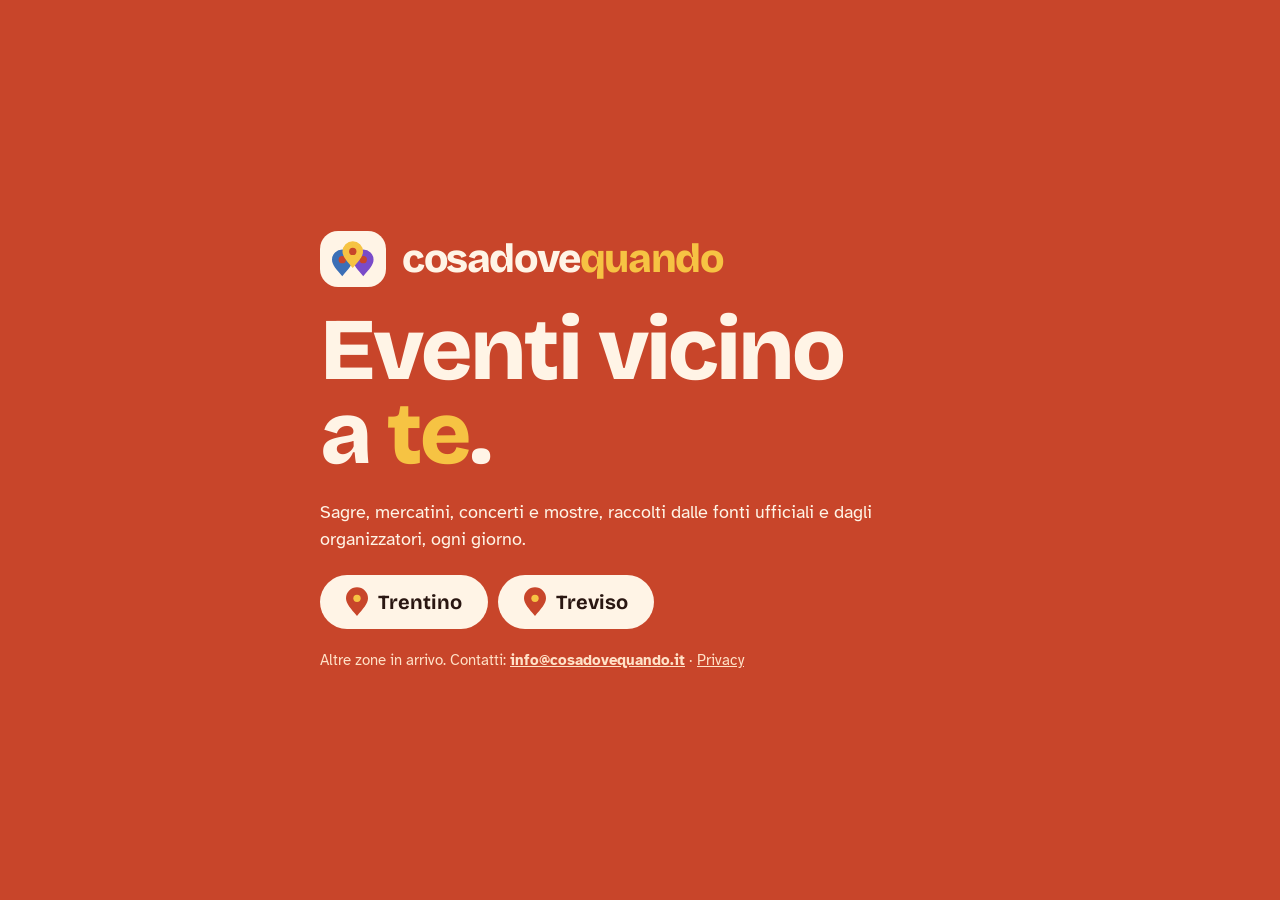
<file: index.html>
<!doctype html>
<html lang="it">
<head>
<meta charset="utf-8">
<meta name="viewport" content="width=device-width, initial-scale=1, viewport-fit=cover">
<title>CosaDoveQuando</title>
<meta name="description" content="CosaDoveQuando: sagre, mercatini, concerti e mostre vicino a te. Trentino e Treviso.">
<link rel="stylesheet" href="/fonts.css">
<style>
:root{--corallo:#C8452A;--crema:#FFF4E6;--giallo:#F6C343;--scuro:#2A1712;
  --display:'Bricolage Grotesque','Segoe UI',system-ui,sans-serif;--body:'Atkinson Hyperlegible','Segoe UI',system-ui,sans-serif}
*{box-sizing:border-box}
html,body{height:100%}
body{margin:0;background:var(--corallo);color:var(--crema);font-family:var(--body);display:flex;align-items:center;justify-content:center;
  padding:max(24px,env(safe-area-inset-top,0px)) max(20px,env(safe-area-inset-right,0px)) max(24px,env(safe-area-inset-bottom,0px)) max(20px,env(safe-area-inset-left,0px))}
main{max-width:640px;width:100%;display:flex;flex-direction:column;gap:22px;align-items:flex-start}
.eyebrow{font-family:var(--display);font-weight:700;font-size:14px;letter-spacing:.16em;text-transform:uppercase;color:#FFE1C7}
h1{font-family:var(--display);font-weight:800;font-size:clamp(44px,11vw,88px);line-height:.95;letter-spacing:-.03em;margin:0}
h1 span{color:var(--giallo)}
p{font-size:18px;line-height:1.5;margin:0;max-width:34em}
.zone{display:flex;flex-wrap:wrap;gap:10px}
a.btn{font-family:var(--display);font-weight:700;font-size:20px;background:var(--crema);color:var(--scuro);text-decoration:none;border-radius:999px;padding:12px 26px;display:inline-flex;align-items:center;gap:10px}
a.btn:focus-visible{outline:3px solid var(--giallo);outline-offset:3px}
.soon{font-size:15px;color:#FFE1C7}
.btn svg{width:22px;height:30px}
.brandrow{display:flex;align-items:center;gap:16px}
.wm{font-family:var(--display);font-weight:800;font-size:clamp(28px,6vw,40px);letter-spacing:-.035em;color:var(--crema)}
.wm span{color:var(--giallo)}
</style>
</head>
<body>
<main>
  <span class="brandrow"><svg class="logo" style="width:66px;height:56px;background:#FFF4E6;border-radius:18px;padding:10px 12px" viewBox="0 0 92 78" role="img" aria-label="Logo CosaDoveQuando">
<g transform="translate(0 18)"><path d="M18 47 C8 35 0 27 0 18 A18 18 0 1 1 36 18 C36 27 28 35 18 47 Z" fill="#3B6FB6" transform="scale(1.25)"/><circle cx="22.5" cy="22.5" r="8" fill="#C8452A"/></g>
<g transform="translate(46 18)"><path d="M18 47 C8 35 0 27 0 18 A18 18 0 1 1 36 18 C36 27 28 35 18 47 Z" fill="#7A4BC9" transform="scale(1.25)"/><circle cx="22.5" cy="22.5" r="8" fill="#C8452A"/></g>
<g transform="translate(23 0)"><path d="M18 47 C8 35 0 27 0 18 A18 18 0 1 1 36 18 C36 27 28 35 18 47 Z" fill="#F6C343" transform="scale(1.25)"/><circle cx="22.5" cy="22.5" r="8" fill="#C8452A"/></g>
</svg><span class="wm">cosadove<span>quando</span></span></span>
  <h1>Eventi vicino<br>a <span>te</span>.</h1>
  <p>Sagre, mercatini, concerti e mostre, raccolti dalle fonti ufficiali e dagli organizzatori, ogni giorno.</p>
  <div class="zone">
    <a class="btn" href="/trentino/"><svg viewBox="0 0 36 48" aria-hidden="true"><path d="M18 47 C8 35 0 27 0 18 A18 18 0 1 1 36 18 C36 27 28 35 18 47 Z" fill="#C8452A"/><circle cx="18" cy="18" r="6" fill="#F6C343"/></svg>Trentino</a>
    <a class="btn" href="/treviso/"><svg viewBox="0 0 36 48" aria-hidden="true"><path d="M18 47 C8 35 0 27 0 18 A18 18 0 1 1 36 18 C36 27 28 35 18 47 Z" fill="#C8452A"/><circle cx="18" cy="18" r="6" fill="#F6C343"/></svg>Treviso</a>
  </div>
  <span class="soon">Altre zone in arrivo. Contatti: <a href="mailto:info@cosadovequando.it" style="color:inherit;font-weight:700">info@cosadovequando.it</a> · <a href="/privacy/" style="color:inherit">Privacy</a></span>
</main>
<script src="/visita.js" defer></script>
</body>
</html>
</file>
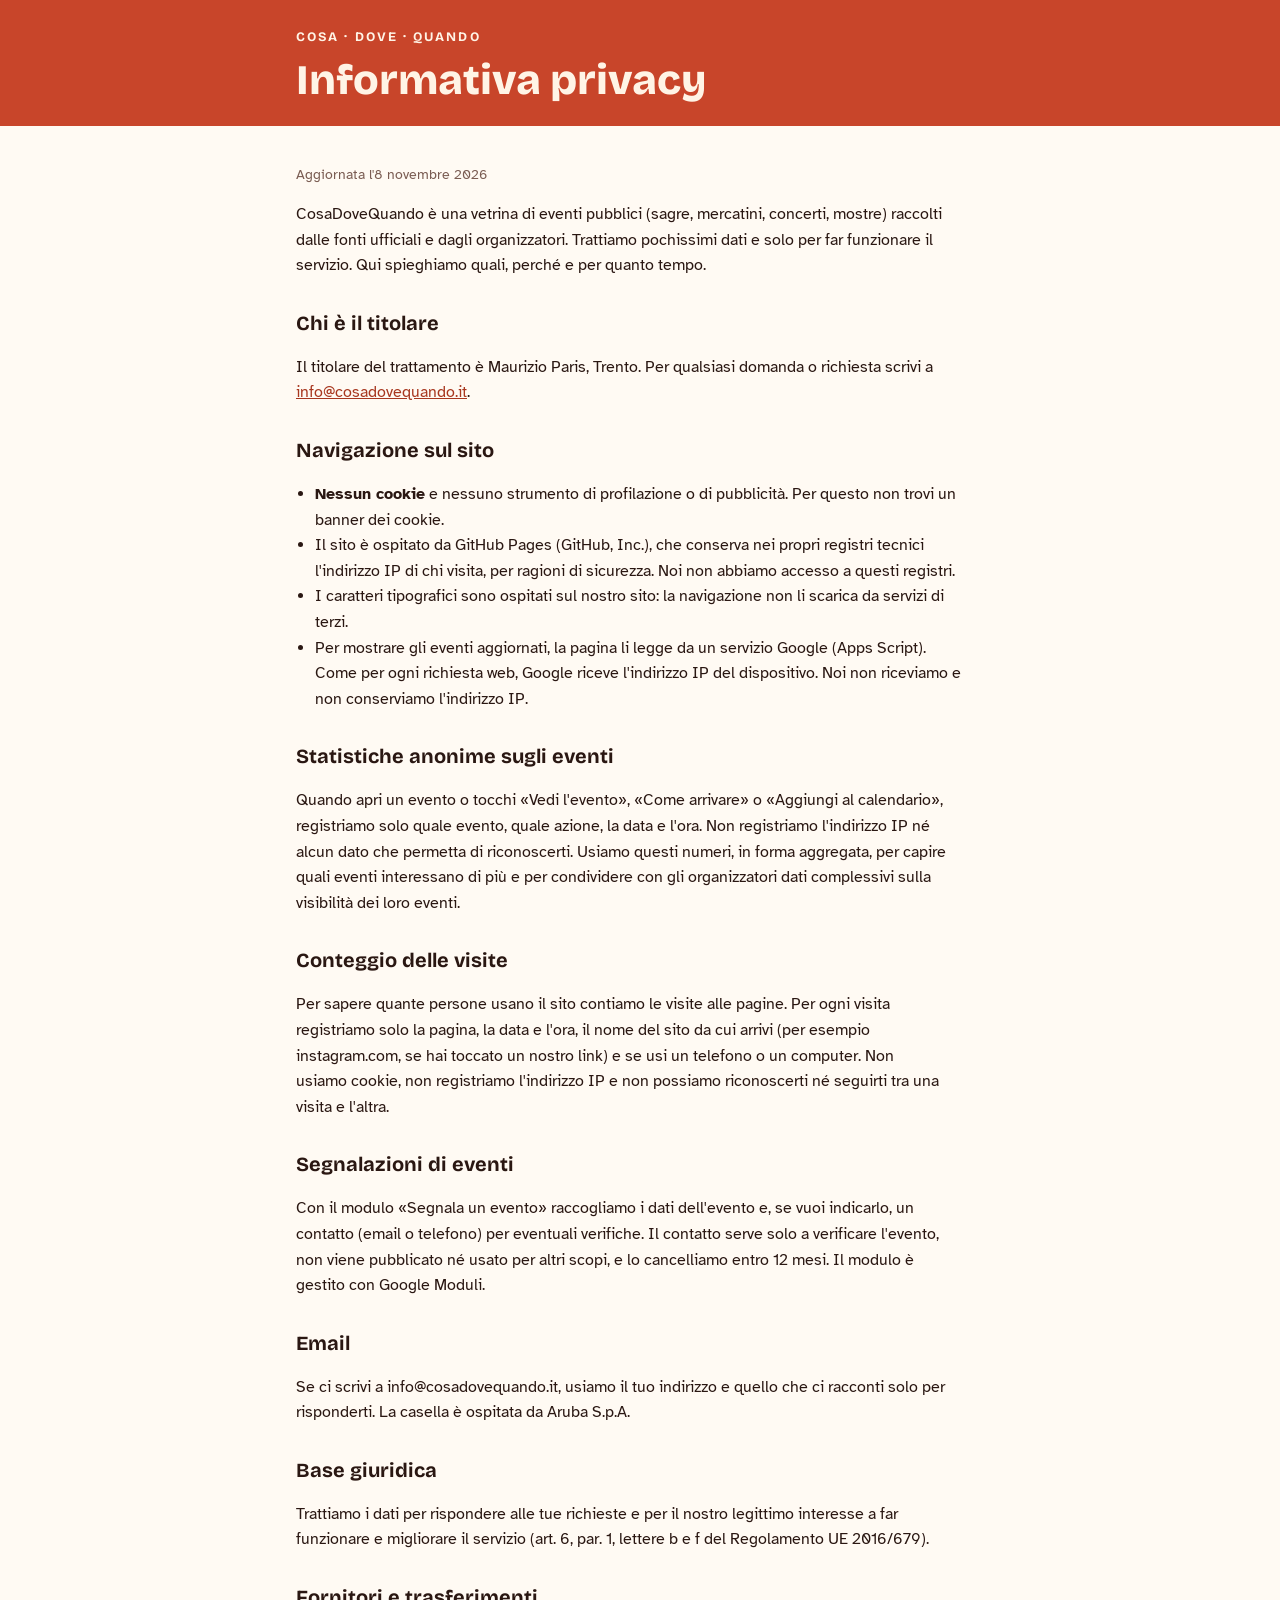
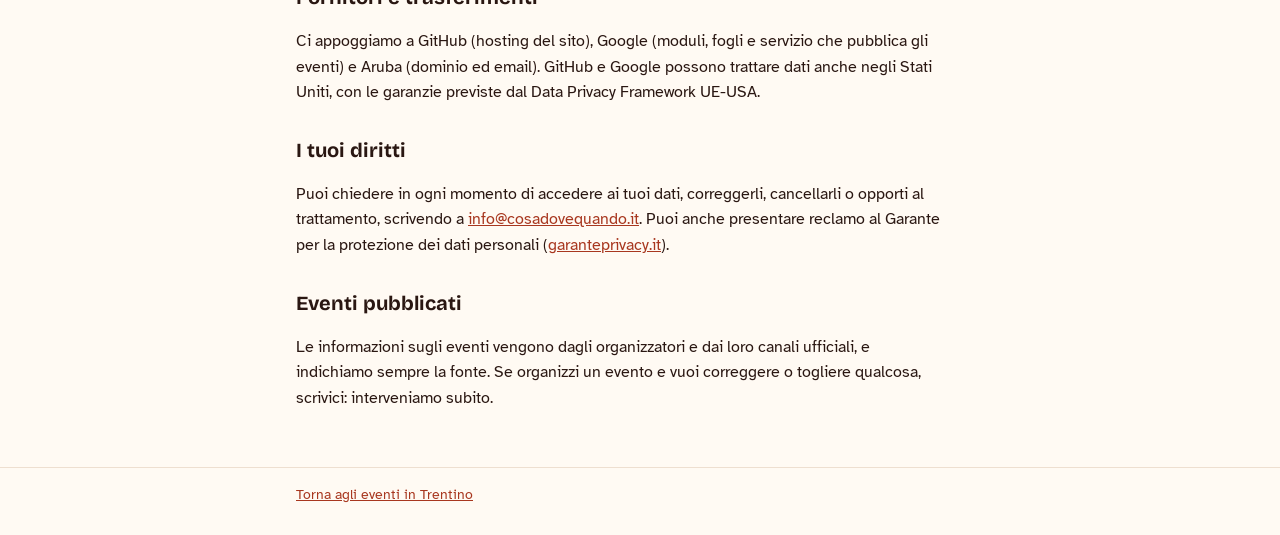
<file: privacy/index.html>
<!doctype html>
<html lang="it">
<head>
<meta charset="utf-8">
<meta name="viewport" content="width=device-width, initial-scale=1, viewport-fit=cover">
<title>Privacy · CosaDoveQuando</title>
<meta name="description" content="Informativa privacy di cosadovequando.it: quali dati trattiamo, perché e come esercitare i tuoi diritti.">
<link rel="stylesheet" href="/fonts.css">
<style>
:root{--corallo:#C8452A;--crema:#FFF4E6;--bg:#FFFAF3;--fg:#2A1712;--muted:#7A5C52;--line:#EEDFD0;--link:#A8371F;
  --display:'Bricolage Grotesque','Segoe UI',system-ui,sans-serif;--body:'Atkinson Hyperlegible','Segoe UI',system-ui,sans-serif}
@media (prefers-color-scheme: dark){:root{--bg:#1D1210;--fg:#FFF4E6;--muted:#C9AFA4;--line:#3D2A24;--link:#E07A60;color-scheme:dark}}
*{box-sizing:border-box}
body{margin:0;background:var(--bg);color:var(--fg);font-family:var(--body);font-size:16px;line-height:1.6}
header{background:var(--corallo);color:var(--crema)}
.wrap{max-width:720px;margin:0 auto;padding-left:max(16px,env(safe-area-inset-left,0px));padding-right:max(16px,env(safe-area-inset-right,0px))}
header .wrap{padding-block:24px}
header a{color:var(--crema);text-decoration:none;font-family:var(--display);font-weight:700;font-size:13px;letter-spacing:.16em;text-transform:uppercase}
h1{font-family:var(--display);font-weight:800;font-size:clamp(30px,6vw,42px);line-height:1.05;margin:8px 0 0}
main .wrap{padding-block:24px 40px}
h2{font-family:var(--display);font-weight:700;font-size:20px;margin:28px 0 6px}
p,li{max-width:65ch}
ul{padding-left:1.2em}
a{color:var(--link)}
.agg{color:var(--muted);font-size:14px}
footer{border-top:1px solid var(--line)}
footer .wrap{padding-block:16px 28px;font-size:14px;color:var(--muted)}
</style>
</head>
<body>
<header><div class="wrap">
  <a href="/">Cosa · Dove · Quando</a>
  <h1>Informativa privacy</h1>
</div></header>
<main><div class="wrap">
  <p class="agg">Aggiornata l'8 novembre 2026</p>
  <p>CosaDoveQuando è una vetrina di eventi pubblici (sagre, mercatini, concerti, mostre) raccolti dalle fonti ufficiali e dagli organizzatori. Trattiamo pochissimi dati e solo per far funzionare il servizio. Qui spieghiamo quali, perché e per quanto tempo.</p>

  <h2>Chi è il titolare</h2>
  <p>Il titolare del trattamento è Maurizio Paris, Trento. Per qualsiasi domanda o richiesta scrivi a <a href="mailto:info@cosadovequando.it">info@cosadovequando.it</a>.</p>

  <h2>Navigazione sul sito</h2>
  <ul>
    <li><strong>Nessun cookie</strong> e nessuno strumento di profilazione o di pubblicità. Per questo non trovi un banner dei cookie.</li>
    <li>Il sito è ospitato da GitHub Pages (GitHub, Inc.), che conserva nei propri registri tecnici l'indirizzo IP di chi visita, per ragioni di sicurezza. Noi non abbiamo accesso a questi registri.</li>
    <li>I caratteri tipografici sono ospitati sul nostro sito: la navigazione non li scarica da servizi di terzi.</li>
    <li>Per mostrare gli eventi aggiornati, la pagina li legge da un servizio Google (Apps Script). Come per ogni richiesta web, Google riceve l'indirizzo IP del dispositivo. Noi non riceviamo e non conserviamo l'indirizzo IP.</li>
  </ul>

  <h2>Statistiche anonime sugli eventi</h2>
  <p>Quando apri un evento o tocchi «Vedi l'evento», «Come arrivare» o «Aggiungi al calendario», registriamo solo quale evento, quale azione, la data e l'ora. Non registriamo l'indirizzo IP né alcun dato che permetta di riconoscerti. Usiamo questi numeri, in forma aggregata, per capire quali eventi interessano di più e per condividere con gli organizzatori dati complessivi sulla visibilità dei loro eventi.</p>

  <h2>Conteggio delle visite</h2>
  <p>Per sapere quante persone usano il sito contiamo le visite alle pagine. Per ogni visita registriamo solo la pagina, la data e l'ora, il nome del sito da cui arrivi (per esempio instagram.com, se hai toccato un nostro link) e se usi un telefono o un computer. Non usiamo cookie, non registriamo l'indirizzo IP e non possiamo riconoscerti né seguirti tra una visita e l'altra.</p>

  <h2>Segnalazioni di eventi</h2>
  <p>Con il modulo «Segnala un evento» raccogliamo i dati dell'evento e, se vuoi indicarlo, un contatto (email o telefono) per eventuali verifiche. Il contatto serve solo a verificare l'evento, non viene pubblicato né usato per altri scopi, e lo cancelliamo entro 12 mesi. Il modulo è gestito con Google Moduli.</p>

  <h2>Email</h2>
  <p>Se ci scrivi a info@cosadovequando.it, usiamo il tuo indirizzo e quello che ci racconti solo per risponderti. La casella è ospitata da Aruba S.p.A.</p>

  <h2>Base giuridica</h2>
  <p>Trattiamo i dati per rispondere alle tue richieste e per il nostro legittimo interesse a far funzionare e migliorare il servizio (art. 6, par. 1, lettere b e f del Regolamento UE 2016/679).</p>

  <h2>Fornitori e trasferimenti</h2>
  <p>Ci appoggiamo a GitHub (hosting del sito), Google (moduli, fogli e servizio che pubblica gli eventi) e Aruba (dominio ed email). GitHub e Google possono trattare dati anche negli Stati Uniti, con le garanzie previste dal Data Privacy Framework UE-USA.</p>

  <h2>I tuoi diritti</h2>
  <p>Puoi chiedere in ogni momento di accedere ai tuoi dati, correggerli, cancellarli o opporti al trattamento, scrivendo a <a href="mailto:info@cosadovequando.it">info@cosadovequando.it</a>. Puoi anche presentare reclamo al Garante per la protezione dei dati personali (<a href="https://www.garanteprivacy.it" target="_blank" rel="noopener">garanteprivacy.it</a>).</p>

  <h2>Eventi pubblicati</h2>
  <p>Le informazioni sugli eventi vengono dagli organizzatori e dai loro canali ufficiali, e indichiamo sempre la fonte. Se organizzi un evento e vuoi correggere o togliere qualcosa, scrivici: interveniamo subito.</p>
</div></main>
<footer><div class="wrap"><a href="/trentino/">Torna agli eventi in Trentino</a></div></footer>
</body>
</html>
</file>
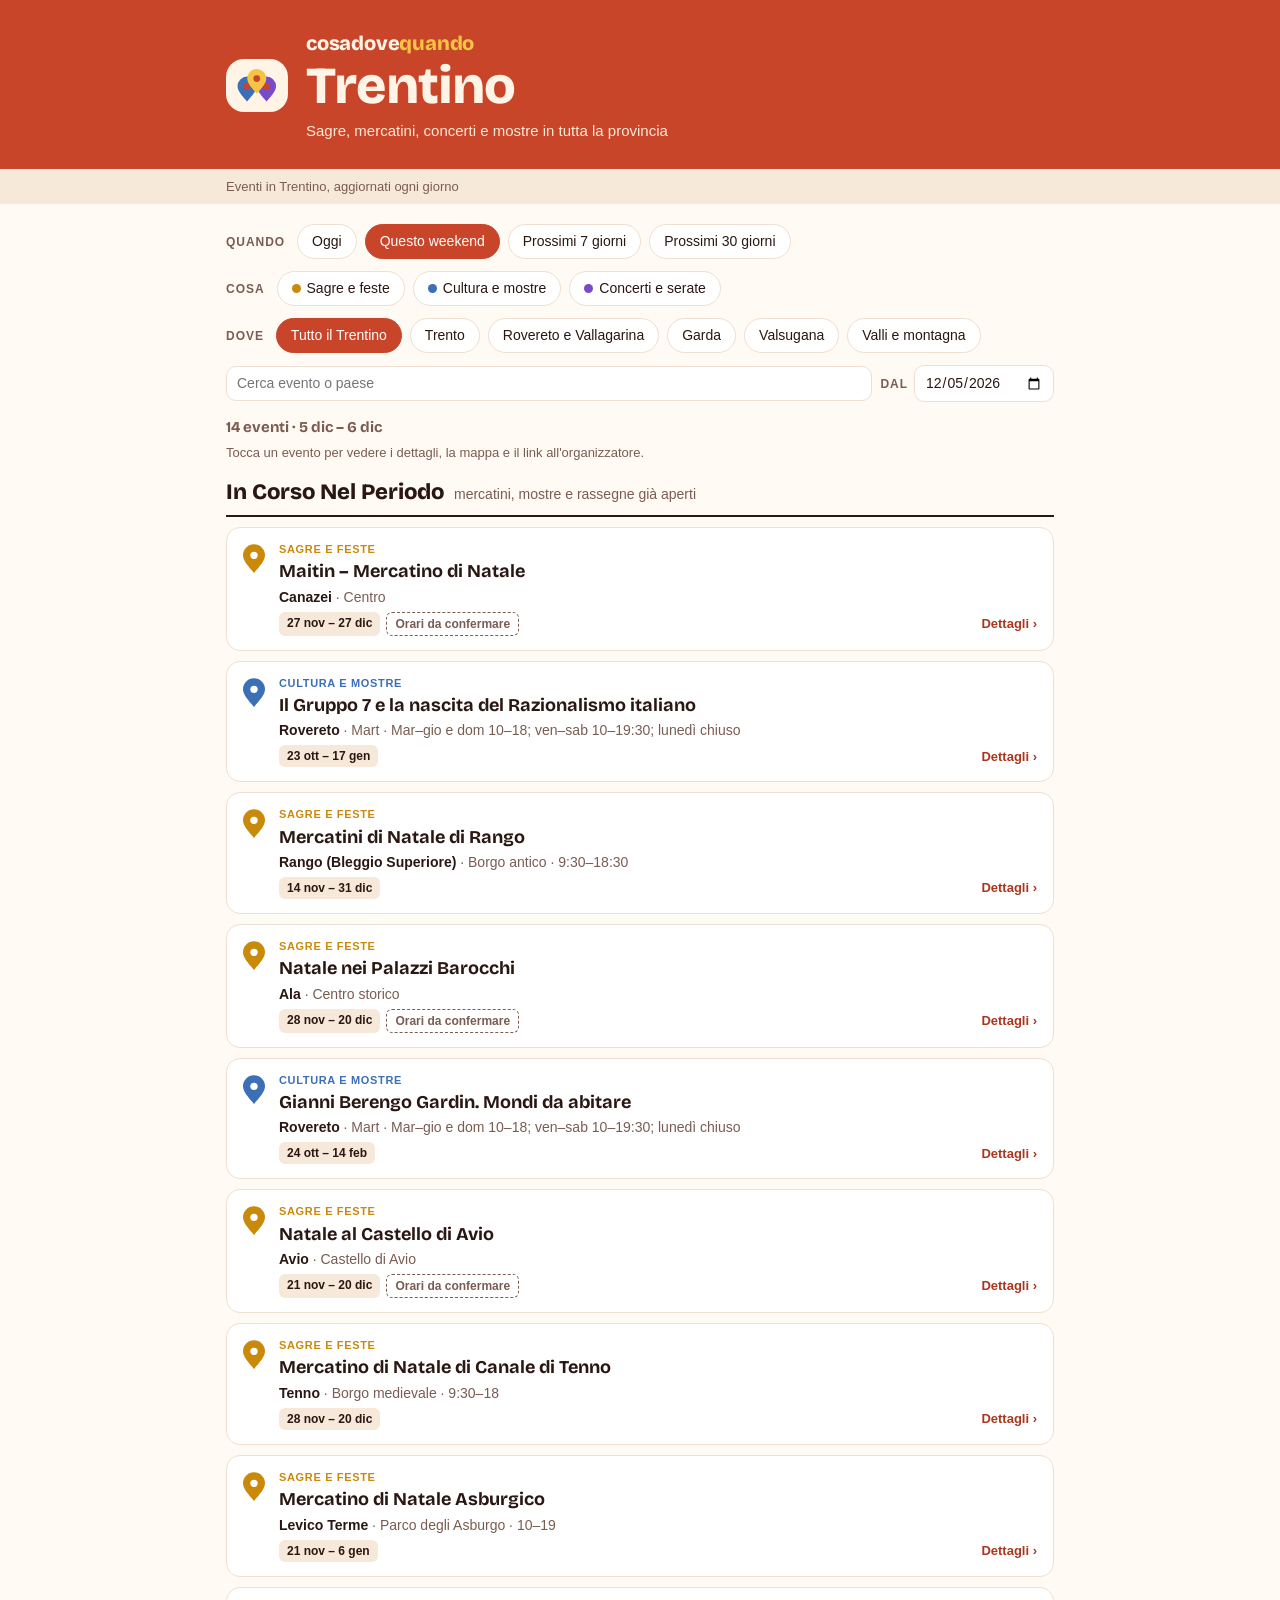
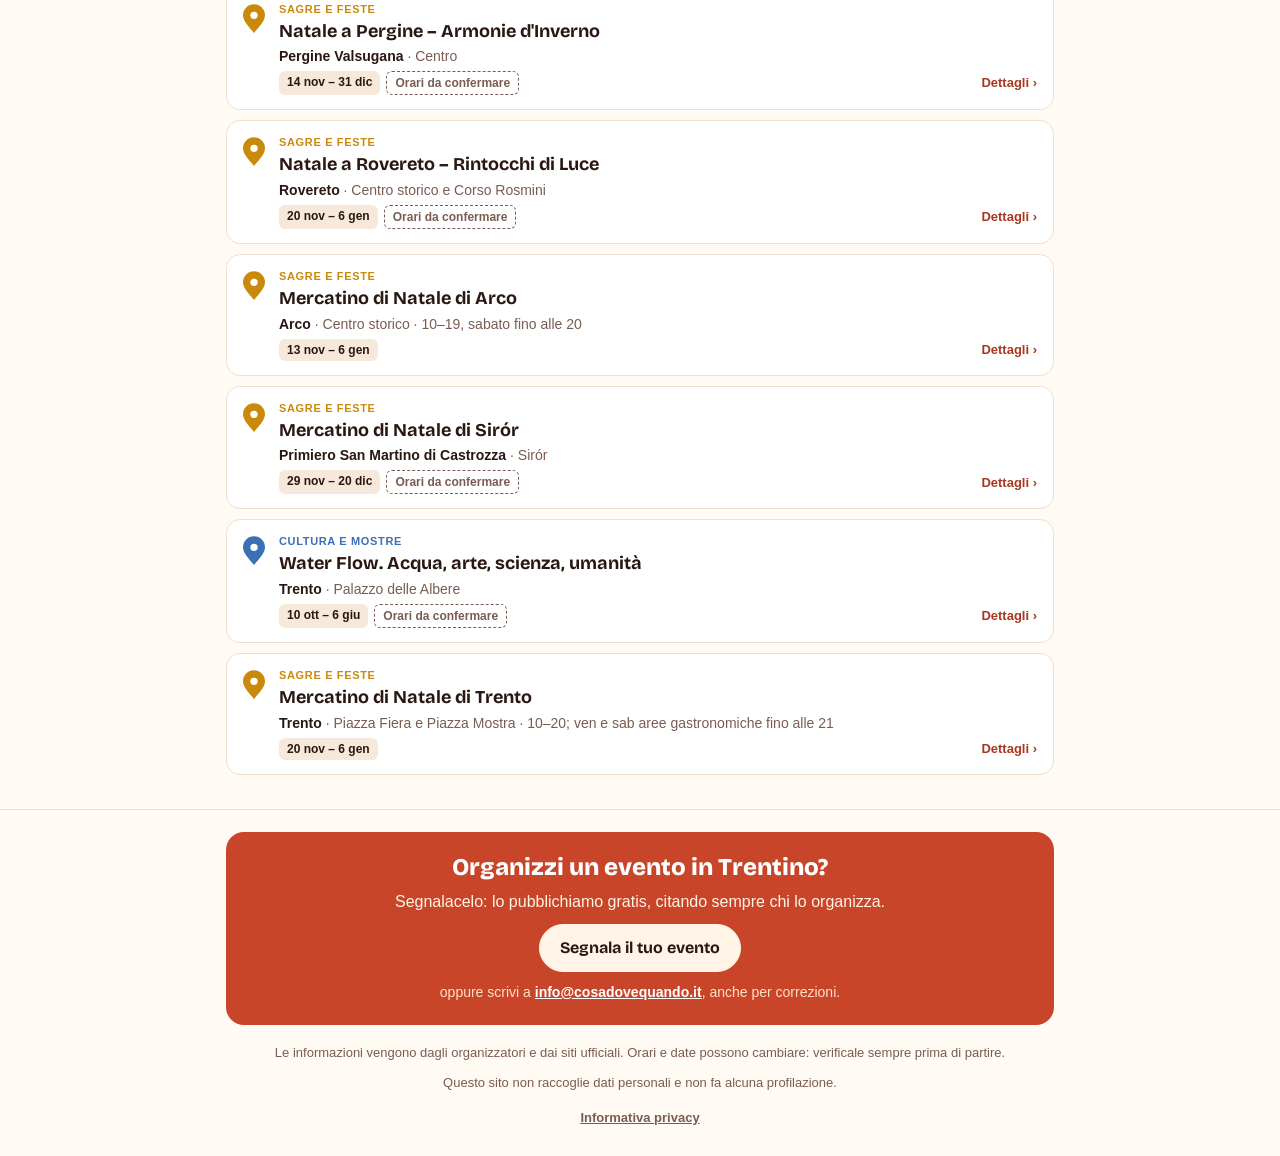
<file: trentino/index.html>
<!doctype html>
<html lang="it">
<head>
<meta charset="utf-8">
<meta name="viewport" content="width=device-width, initial-scale=1, viewport-fit=cover">
<style>:root{padding-top:env(safe-area-inset-top,0px);padding-bottom:env(safe-area-inset-bottom,0px)}body{margin:0}img{max-width:100%}[hidden]{display:none!important}</style>
<meta name="description" content="Sagre, mercatini, concerti e mostre in Trentino: cosa fare oggi e nel weekend, aggiornato ogni giorno.">
</head>
<body>
<title>CosaDoveQuando Trentino</title>
<meta name="claude:viewport-fit-sides" content="cover">
<link rel="stylesheet" href="/fonts.css">
<style>
/* Layout: banda corallo in testa con il marchio, poi una colonna unica di giorni (agenda), filtri a pillole che vanno a capo */
:root{
  --corallo:#C8452A; --corallo-scuro:#A8371F; --crema:#FFF4E6; --giallo:#F6C343; --scuro:#2A1712;
  --bg:#FFFAF3; --card:#FFFFFF; --fg:#2A1712; --muted:#7A5C52; --line:#EEDFD0; --chip:#F7E9DA;
  --sagre:#C98A0C; --cultura:#3B6FB6; --concerti:#7A4BC9; --natura:#3E8A6E; --benessere:#12707A; --corsi:#B23A72;
  --display:'Bricolage Grotesque', 'Segoe UI', system-ui, sans-serif;
  /* testo: carattere di sistema (San Francisco su iPhone, Roboto su Android): più leggibile sul telefono e senza lo zero barrato */
  --body:-apple-system, BlinkMacSystemFont, 'Segoe UI', Roboto, 'Helvetica Neue', Arial, sans-serif;
}
@media (prefers-color-scheme: dark){:root:not([data-theme="light"]){
  --bg:#1D1210; --card:#2A1B17; --fg:#FFF4E6; --muted:#C9AFA4; --line:#3D2A24; --chip:#3A2721;
  --sagre:#F0B53A; --cultura:#7FA6E0; --concerti:#B394EA; --natura:#6FC2A0; --benessere:#5FB8C0; --corsi:#E68BB5; --corallo-scuro:#E07A60; color-scheme:dark}}
:root[data-theme="dark"]{
  --bg:#1D1210; --card:#2A1B17; --fg:#FFF4E6; --muted:#C9AFA4; --line:#3D2A24; --chip:#3A2721;
  --sagre:#F0B53A; --cultura:#7FA6E0; --concerti:#B394EA; --natura:#6FC2A0; --benessere:#5FB8C0; --corsi:#E68BB5; --corallo-scuro:#E07A60; color-scheme:dark}
*{box-sizing:border-box}
body{background:var(--bg);color:var(--fg);font-family:var(--body);font-size:16px;line-height:1.5}
.wrap{max-width:860px;margin:0 auto;padding-left:max(16px, env(safe-area-inset-left, 0px));padding-right:max(16px, env(safe-area-inset-right, 0px))}
header.band{background:var(--corallo);color:var(--crema)}
header .wrap{padding-block:28px 26px;display:flex;align-items:center;gap:18px;flex-wrap:wrap}
.logo{width:62px;height:53px;flex:none;background:#FFF4E6;border-radius:18px;padding:10px 11px}
.brand{display:flex;flex-direction:column;gap:2px;min-width:0}
.eyebrow{font-family:var(--display);font-weight:700;font-size:13px;letter-spacing:.16em;text-transform:uppercase;color:#FFE1C7}
h1{font-family:var(--display);font-weight:800;font-size:clamp(34px,7vw,52px);line-height:1;margin:0;letter-spacing:-.02em;text-wrap:balance}
.tag{margin:6px 0 0;font-size:15px;color:#FFE9D6}
.note{background:var(--chip);color:var(--muted);font-size:13px}
.note .wrap{padding-block:8px}
.controls{display:flex;flex-direction:column;gap:12px;padding-block:20px 8px}
.row{display:flex;flex-wrap:wrap;gap:8px;align-items:center}
.lbl{font-size:12px;font-weight:700;letter-spacing:.08em;text-transform:uppercase;color:var(--muted);margin-right:4px}
.pill{font:inherit;font-size:14px;border:1.5px solid var(--line);background:var(--card);color:var(--fg);border-radius:999px;padding:6px 14px;cursor:pointer;display:inline-flex;align-items:center;gap:6px}
.pill[aria-pressed="true"]{background:var(--corallo);border-color:var(--corallo);color:#fff}
.pill:focus-visible,input:focus-visible{outline:3px solid var(--giallo);outline-offset:2px}
.dot{width:9px;height:9px;border-radius:50%;flex:none}
input[type=date],input[type=search]{font:inherit;font-size:14px;border:1.5px solid var(--line);background:var(--card);color:var(--fg);border-radius:10px;padding:6px 10px}
input[type=search]{flex:1;min-width:0}
.summary{font-family:var(--display);font-weight:700;font-size:15px;color:var(--muted);padding-block:6px 4px}
section.day{padding-block:14px 6px}
.dayhead{display:flex;align-items:baseline;gap:10px;border-bottom:2px solid var(--fg);padding-bottom:6px;margin-bottom:10px}
.dayhead h2{font-family:var(--display);font-weight:800;font-size:22px;margin:0;text-transform:capitalize}
.dayhead span{color:var(--muted);font-size:14px}
.list{display:flex;flex-direction:column;gap:10px}
.ev{background:var(--card);border:1px solid var(--line);border-radius:14px;padding:14px 16px;display:grid;grid-template-columns:auto 1fr;gap:4px 14px}
.pin{grid-row:1 / span 4;width:22px;height:30px;margin-top:2px}
.ev.has-img{grid-template-columns:auto 1fr 72px}
.thumb{grid-column:3;grid-row:1 / span 4;width:72px;height:96px;object-fit:cover;border-radius:8px;border:1px solid var(--line);align-self:start}
.loc{display:block;max-width:100%;width:420px;height:auto;border-radius:10px;border:1px solid var(--line)}
.badge.sg{background:var(--benessere);color:#fff}
.ev .cat{font-size:11px;font-weight:700;letter-spacing:.06em;text-transform:uppercase;line-height:1.2;margin-top:1px}
.ev h3{font-family:var(--display);font-weight:700;font-size:18px;line-height:1.25;margin:0;min-width:0;text-wrap:balance}
.meta{color:var(--muted);font-size:14px;min-width:0}
.meta b{color:var(--fg);font-weight:700}
.badges{display:flex;flex-wrap:wrap;gap:6px}
.badge{font-size:12px;font-weight:700;border-radius:6px;padding:2px 8px;background:var(--chip);color:var(--fg)}
.badge.apre{background:var(--giallo);color:var(--scuro)}
.badge.ultimi{background:var(--corallo);color:#fff}
.badge.conf{background:transparent;border:1px dashed var(--muted);color:var(--muted)}
.extra{grid-column:2;font-size:14px;min-width:0}
.ev{cursor:pointer;text-align:left}
.ev:focus-visible{outline:3px solid var(--giallo);outline-offset:2px}
.ev[aria-expanded="true"]{border-color:var(--corallo);box-shadow:0 2px 0 var(--corallo)}
.more{margin-left:auto;font-size:13px;font-weight:700;color:var(--corallo-scuro);align-self:center}
.more::after{content:" ›"}
.ev[aria-expanded="true"] .more::after{content:" ˅"}
.det{grid-column:1 / -1;border-top:1px dashed var(--line);margin-top:8px;padding-top:12px;display:flex;flex-direction:column;gap:12px;cursor:auto}
.det dl{display:grid;grid-template-columns:max-content 1fr;gap:4px 14px;margin:0;font-size:15px}
.det dt{font-size:12px;font-weight:700;letter-spacing:.06em;text-transform:uppercase;color:var(--muted);padding-top:2px}
.det dd{margin:0;min-width:0}
.acts{display:flex;flex-wrap:wrap;gap:8px}
.act{font-family:var(--display);font-weight:700;font-size:15px;text-decoration:none;border-radius:999px;padding:9px 16px;border:1.5px solid var(--line);color:var(--fg);background:var(--bg)}
.act.primary{background:var(--corallo);border-color:var(--corallo);color:#fff}
.act:focus-visible{outline:3px solid var(--giallo);outline-offset:2px}
.warn{margin:0;font-size:13px;color:var(--muted)}
.hint{font-size:13px;color:var(--muted)}
@media (max-width:480px){.det dl{grid-template-columns:1fr}.det dt{padding-top:6px}.act{flex:1 1 auto;text-align:center}}
.extra a{color:var(--corallo-scuro)}
.empty{padding:40px 0;text-align:center;color:var(--muted)}
footer{margin-top:28px;border-top:1px solid var(--line)}
footer .wrap{padding-block:22px 28px;font-size:13px;color:var(--muted);display:flex;flex-direction:column;gap:10px}
footer .org{background:var(--corallo);color:#fff;border-radius:18px;padding:22px 20px;display:flex;flex-direction:column;align-items:center;text-align:center;gap:10px;margin-bottom:8px}
footer .org h2{font-family:var(--display);font-weight:800;font-size:24px;line-height:1.1;margin:0;color:#fff}
footer .org p{margin:0;font-size:16px;color:#FFF4E6}
footer .org .act.primary{background:#FFF4E6;border-color:#FFF4E6;color:var(--scuro);font-size:16px;padding:11px 20px}
footer .org .small{font-size:14px;color:#FFE1C7}
footer .org .small a{color:#fff;font-weight:700}
footer .fine{margin:0;text-align:center}
footer .priv{margin:6px 0 0;text-align:center}
footer .priv a{color:var(--muted);font-weight:700}
@media (max-width:480px){.ev h3{font-size:17px}.dayhead h2{font-size:20px}}
@media (prefers-reduced-motion:no-preference){.ev{transition:transform .15s}.ev:hover{transform:translateY(-1px)}}
/* Telefono: testata compatta e filtri su una riga scorrevole, così gli eventi si vedono subito */
@media (max-width:600px){
  header .wrap{padding-block:12px 12px;gap:12px;flex-wrap:nowrap}
  .logo{width:44px;height:38px;border-radius:12px;padding:6px 7px}
  .brand{flex-direction:row;align-items:baseline;gap:8px;flex-wrap:wrap}
  .brand .eyebrow{font-size:16px!important}
  h1{font-size:26px}
  .tag{display:none}
  .note .wrap{padding-block:5px;font-size:12px}
  .controls{gap:8px;padding-block:12px 4px}
  .row.scroll{flex-wrap:nowrap;overflow-x:auto;scrollbar-width:none;-webkit-overflow-scrolling:touch;margin-inline:-16px;padding-inline:16px;padding-block:2px}
  .row.scroll::-webkit-scrollbar{display:none}
  .row.scroll .pill{flex:none;font-size:15px;padding:7px 14px}
  .row.scroll .lbl{flex:none;min-width:52px}
  .searchrow{flex-wrap:nowrap}
  .searchrow input[type=date]{flex:none;width:9.5em}
  .hint{display:none}
}

/* Sul telefono tre tendine affiancate al posto delle pillole */
.selects{display:none}
@media (max-width:600px){
  .row.scroll{display:none}
  .selects{display:grid;grid-template-columns:1fr 1fr 1fr;gap:8px}
  .selects label{display:flex;flex-direction:column;gap:3px;min-width:0}
  .selects .lbl{font-size:11px;margin:0}
  .selects select{font:inherit;font-size:15px;font-weight:600;width:100%;min-width:0;appearance:none;-webkit-appearance:none;
    border:1.5px solid var(--line);background:var(--card) url("data:image/svg+xml,%3Csvg xmlns='http://www.w3.org/2000/svg' width='12' height='8' viewBox='0 0 12 8'%3E%3Cpath d='M1 1l5 5 5-5' fill='none' stroke='%23C8452A' stroke-width='2'/%3E%3C/svg%3E") no-repeat right 10px center;
    color:var(--fg);border-radius:12px;padding:9px 28px 9px 10px;text-overflow:ellipsis;white-space:nowrap;overflow:hidden}
  .selects select.on{border-color:var(--corallo);background-color:#FBE3DA}
  .selects select:focus-visible{outline:3px solid var(--giallo);outline-offset:2px}
}
</style>

<header class="band">
  <div class="wrap">
    <svg class="logo" viewBox="0 0 92 78" role="img" aria-label="Logo CosaDoveQuando">
<g transform="translate(0 18)"><path d="M18 47 C8 35 0 27 0 18 A18 18 0 1 1 36 18 C36 27 28 35 18 47 Z" fill="#3B6FB6" transform="scale(1.25)"/><circle cx="22.5" cy="22.5" r="8" fill="#C8452A"/></g>
<g transform="translate(46 18)"><path d="M18 47 C8 35 0 27 0 18 A18 18 0 1 1 36 18 C36 27 28 35 18 47 Z" fill="#7A4BC9" transform="scale(1.25)"/><circle cx="22.5" cy="22.5" r="8" fill="#C8452A"/></g>
<g transform="translate(23 0)"><path d="M18 47 C8 35 0 27 0 18 A18 18 0 1 1 36 18 C36 27 28 35 18 47 Z" fill="#F6C343" transform="scale(1.25)"/><circle cx="22.5" cy="22.5" r="8" fill="#C8452A"/></g>
</svg>
    <div class="brand">
      <a class="eyebrow" href="/" style="text-decoration:none;text-transform:none;letter-spacing:-.01em;font-size:20px;font-weight:800;color:#FFF4E6">cosadove<span style="color:#F6C343">quando</span></a>
      <h1>Trentino</h1>
      <p class="tag">Sagre, mercatini, concerti e mostre in tutta la provincia</p>
    </div>
  </div>
</header>
<div class="note"><div class="wrap">Eventi in Trentino, aggiornati ogni giorno</div></div>

<main class="wrap">
  <div class="controls">
    <div class="row scroll" role="group" aria-label="Periodo">
      <span class="lbl">Quando</span>
      <button class="pill" data-win="oggi" aria-pressed="false" id="w-oggi">Oggi</button>
      <button class="pill" data-win="weekend" aria-pressed="true" id="w-weekend">Questo weekend</button>
      <button class="pill" data-win="7" aria-pressed="false" id="w-7">Prossimi 7 giorni</button>
      <button class="pill" data-win="30" aria-pressed="false" id="w-30">Prossimi 30 giorni</button>
    </div>
    <div class="row scroll" role="group" aria-label="Categoria" id="cats"><span class="lbl">Cosa</span></div>
    <div class="row scroll" role="group" aria-label="Zona" id="zone"><span class="lbl">Dove</span></div>
    <div class="selects">
      <label><span class="lbl">Quando</span><select id="s-win" aria-label="Periodo">
        <option value="dal" hidden>Dal giorno scelto</option><option value="oggi">Oggi</option><option value="weekend" selected>Weekend</option><option value="7">7 giorni</option><option value="30">30 giorni</option></select></label>
      <label><span class="lbl">Cosa</span><select id="s-cat" aria-label="Categoria"><option value="">Tutte</option></select></label>
      <label><span class="lbl">Dove</span><select id="s-zona" aria-label="Zona"><option value="0">Ovunque</option></select></label>
    </div>
    <div class="row searchrow"><input type="search" id="q" placeholder="Cerca evento o paese" aria-label="Cerca"><label class="row" style="gap:6px;flex-wrap:nowrap"><span class="lbl" style="margin:0">dal</span><input type="date" id="dal" aria-label="A partire dal giorno"></label></div>
  </div>
  <div class="summary" id="summary" aria-live="polite"></div>
  <div class="hint">Tocca un evento per vedere i dettagli, la mappa e il link all'organizzatore.</div>
  <div id="out"></div>
</main>

<footer><div class="wrap">
  <section class="org" aria-labelledby="org-t">
    <h2 id="org-t">Organizzi un evento in Trentino?</h2>
    <p>Segnalacelo: lo pubblichiamo gratis, citando sempre chi lo organizza.</p>
    <a class="act primary" href="mailto:info@cosadovequando.it?subject=Segnalazione%20evento">Segnala il tuo evento</a>
    <p class="small">oppure scrivi a <a href="mailto:info@cosadovequando.it">info@cosadovequando.it</a>, anche per correzioni.</p>
  </section>
  <p class="fine">Le informazioni vengono dagli organizzatori e dai siti ufficiali. Orari e date possono cambiare: verificale sempre prima di partire.</p>
  <p class="fine">Questo sito non raccoglie dati personali e non fa alcuna profilazione.</p>
  <p class="priv"><a href="/privacy/">Informativa privacy</a></p>
</div></footer>

<script>
const CAT = {
  sagre:{nome:'Sagre e feste', col:'--sagre'},
  cultura:{nome:'Cultura e mostre', col:'--cultura'},
  concerti:{nome:'Concerti e serate', col:'--concerti'},
  natura:{nome:'Natura e aria aperta', col:'--natura'},
  benessere:{nome:'Eventi benessere', col:'--benessere'},
  corsi:{nome:'Corsi e workshop', col:'--corsi'}
};
const ZONE = ['Trento','Rovereto e Vallagarina','Garda','Valsugana','Valli e montagna'];
// [titolo, categoria, luogo, comune, zona, inizio, fine, orari, nota, link]
let EV = [
 ['Mercatino di Natale di Arco','sagre','Centro storico','Arco','Garda','2026-11-13','2027-01-06','10–19, sabato fino alle 20','Fino al 20/12 aperto solo nei weekend e al ponte dell\'Immacolata',''],
 ['Natale a Pergine – Armonie d\'Inverno','sagre','Centro','Pergine Valsugana','Valsugana','2026-11-14','2026-12-31','','Organizza il Consorzio Operatori Pergine Iniziative (C.O.P.I.)','https://www.visittrentino.info/it/guida/mercatini-di-natale/armonie-d-inverno-mercatino-di-natale-di-pergine-valsugana_e_54400143'],
 ['Mercatini di Natale di Rango','sagre','Borgo antico','Rango (Bleggio Superiore)','Valli e montagna','2026-11-14','2026-12-31','9:30–18:30','A novembre aperto il 14-15, 21-22 e 27-29',''],
 ['Sagra del Baccalà – Autunno a Villa Lagarina','sagre','Ex bocciodromo, loc. Giardini','Villa Lagarina','Rovereto e Vallagarina','2026-11-13','2026-11-15','Cucina: ven 18:30–22 · sab 11:30–14:30 e 18:30–22:30 · dom dalle 11:30','20ª edizione, organizza l\'Associazione Borgoantico. Polenta e baccalà, brobrusà, visite guidate a cantine, distilleria e Palazzo Libera',''],
 ['MagnAmour Autunno','sagre','Ristoranti aderenti','Val di Non e Val di Sole','Valli e montagna','2026-10-09','2026-11-15','Orari dei ristoranti','Menù con mele e formaggi d\'alpeggio abbinati ai vini della Strada della Mela','https://visitvaldisole.it/it/eventi/magnamour-autunno'],
 ['Mercatino di Natale di Trento','sagre','Piazza Fiera e Piazza Mostra','Trento','Trento','2026-11-20','2027-01-06','10–20; ven e sab aree gastronomiche fino alle 21','74 casette, ingresso libero',''],
 ['Natale a Rovereto – Rintocchi di Luce','sagre','Centro storico e Corso Rosmini','Rovereto','Rovereto e Vallagarina','2026-11-20','2027-01-06','','Oltre 50 casette e la Via dei Presepi. Data di apertura da confermare (20 o 21 novembre)',''],
 ['Mercatino di Natale Asburgico','sagre','Parco degli Asburgo','Levico Terme','Valsugana','2026-11-21','2027-01-06','10–19','Nei weekend di novembre e dicembre; tutti i giorni dal 26/12 al 6/1',''],
 ['Natale al Castello di Avio','sagre','Castello di Avio','Avio','Rovereto e Vallagarina','2026-11-21','2026-12-20','','',''],
 ['Fiera di Santa Caterina','sagre','Centro','Rovereto','Rovereto e Vallagarina','2026-11-22','2026-11-22','','Fiera tradizionale',''],
 ['Maitin – Mercatino di Natale','sagre','Centro','Canazei','Valli e montagna','2026-11-27','2026-12-27','','',''],
 ['Natale nei Palazzi Barocchi','sagre','Centro storico','Ala','Rovereto e Vallagarina','2026-11-28','2026-12-20','','',''],
 ['Mercatino di Natale di Canale di Tenno','sagre','Borgo medievale','Tenno','Garda','2026-11-28','2026-12-20','9:30–18','',''],
 ['Mercatino di Natale di Sirór','sagre','Sirór','Primiero San Martino di Castrozza','Valli e montagna','2026-11-29','2026-12-20','','',''],
 ['Le ultime lune – con Alessandro Haber','cultura','Teatro Sociale','Trento','Trento','2026-11-12','2026-11-15','','Testo di Furio Bordon, regia di Paolo Valerio','https://ticket.centrosantachiara.it/list/events?lang=en'],
 ['Lo Spettacolo Maledetto','cultura','Teatro Cuminetti','Trento','Trento','2026-11-13','2026-11-13','21:00','Spettacolo interattivo sugli oggetti «maledetti»','https://ticket.centrosantachiara.it/list/events?lang=en'],
 ['Orchestra Haydn in concerto','concerti','Auditorium Polo Scolastico','Cles','Valli e montagna','2026-11-13','2026-11-13','20:00','','https://ticket.centrosantachiara.it/list/events?lang=en'],
 ['Massimo Bubola & OF New Trolls – La Lunga Strada','concerti','Auditorium S. Chiara','Trento','Trento','2026-11-14','2026-11-14','21:00','','https://ticket.centrosantachiara.it/list/events?lang=en'],
 ['Zuppa di Sasso','cultura','Auditorium S. Chiara','Trento','Trento','2026-11-15','2026-11-15','16:00','Spettacolo per famiglie, dai 3 anni, 50 minuti','https://ticket.centrosantachiara.it/list/events?lang=en'],
 ['Resurrection','cultura','Auditorium Fausto Melotti','Rovereto','Rovereto e Vallagarina','2026-11-17','2026-11-17','20:45','','https://ticket.centrosantachiara.it/list/events?lang=en'],
 ['Orchestra Haydn in concerto','concerti','Auditorium Scuole Superiori','Tione di Trento','Valli e montagna','2026-11-20','2026-11-20','','','https://ticket.centrosantachiara.it/list/events?lang=en'],
 ['Vartalent 2026 – Festival canoro e fashion show','concerti','Teatro Sanbapolis','Trento','Trento','2026-11-21','2026-11-21','20:00','','https://ticket.centrosantachiara.it/list/events?lang=en'],
 ['Liturgy + Parini Secondo','cultura','Auditorium Fausto Melotti','Rovereto','Rovereto e Vallagarina','2026-11-21','2026-11-21','20:30','','https://ticket.centrosantachiara.it/list/events?lang=en'],
 ['Cenerentola – Il Musical','cultura','Auditorium S. Chiara','Trento','Trento','2026-11-22','2026-11-22','','','https://ticket.centrosantachiara.it/list/events?lang=en'],
 ['Il suono di una caduta','cultura','Auditorium Fausto Melotti','Rovereto','Rovereto e Vallagarina','2026-11-24','2026-11-24','20:45','','https://ticket.centrosantachiara.it/list/events?lang=en'],
 ['Gianni Berengo Gardin. Mondi da abitare','cultura','Mart','Rovereto','Rovereto e Vallagarina','2026-10-24','2027-02-14','Mar–gio e dom 10–18; ven–sab 10–19:30; lunedì chiuso','Mostra fotografica','https://www.mart.tn.it/mostre-in-corso'],
 ['Il Gruppo 7 e la nascita del Razionalismo italiano','cultura','Mart','Rovereto','Rovereto e Vallagarina','2026-10-23','2027-01-17','Mar–gio e dom 10–18; ven–sab 10–19:30; lunedì chiuso','Mostra','https://www.mart.tn.it/mostre-in-corso'],
 ['Teatrini d\'avanguardia. Depero, Prampolini e Prof. Bad Trip','cultura','Casa d\'Arte Futurista Depero','Rovereto','Rovereto e Vallagarina','2026-05-16','2026-11-22','','Mostra','https://www.mart.tn.it/mostre-in-corso'],
 ['Pietre di pane. Memorie di geografie fragili','cultura','Galleria Civica','Trento','Trento','2026-07-17','2026-11-15','','Mostra','https://www.mart.tn.it/mostre-in-corso'],
 ['Water Flow. Acqua, arte, scienza, umanità','cultura','Palazzo delle Albere','Trento','Trento','2026-10-10','2027-06-06','','Mostra','https://www.mart.tn.it/mostre-in-corso']
].map(([t,c,l,co,z,s,e,o,n,u])=>({t,c,l,co,z,s:d(s),e:d(e),o,n,u,cf:false}));

// Feed in tempo reale dal foglio (script «Pubblica»). Se non è raggiungibile restano gli eventi qui sopra.
const FEED = 'https://script.google.com/macros/s/AKfycbxEksOq1c2qYgumxE-w7qQR-7aNdT56V29dovnlKqs7h3BnMgxw0MspzhJagWXKqGoTFA/exec';
const CATKEY = {'sagre e feste':'sagre','cultura e mostre':'cultura','concerti e serate':'concerti','natura e sport':'natura','natura e aria aperta':'natura','benessere e corsi':'benessere','eventi benessere':'benessere','benessere':'benessere','corsi e workshop':'corsi','corsi':'corsi','workshop':'corsi'};

function d(s){const [y,m,g]=s.split('-').map(Number);return new Date(y,m-1,g,12)}
function iso(x){return x.getFullYear()+'-'+String(x.getMonth()+1).padStart(2,'0')+'-'+String(x.getDate()).padStart(2,'0')}
function add(x,n){const y=new Date(x);y.setDate(y.getDate()+n);return y}
const fmtG = new Intl.DateTimeFormat('it-IT',{weekday:'long',day:'numeric',month:'long'});
const fmtB = new Intl.DateTimeFormat('it-IT',{day:'numeric',month:'short'});

const state = {win:'weekend', cats:new Set(), zona:null, q:''};
const today = d(iso(new Date()));
const dal = document.getElementById('dal');
dal.value = iso(today);

// filtri categoria e zona
const catsEl = document.getElementById('cats');
function buildCats(){
catsEl.querySelectorAll('.pill').forEach(p=>p.remove());
Object.entries(CAT).forEach(([k,v])=>{
  if(!EV.some(e=>e.c===k)) return;
  const b=document.createElement('button');b.className='pill';b.id='c-'+k;b.setAttribute('aria-pressed','false');
  b.innerHTML=`<span class="dot" style="background:var(${v.col})"></span>${v.nome}`;
  b.onclick=()=>{state.cats.has(k)?state.cats.delete(k):state.cats.add(k);b.setAttribute('aria-pressed',state.cats.has(k));render()};
  catsEl.appendChild(b);
});
}
buildCats();
const zoneEl = document.getElementById('zone');
['Tutto il Trentino',...ZONE].forEach((z,i)=>{
  const b=document.createElement('button');b.className='pill';b.id='z-'+i;b.textContent=z;b.setAttribute('aria-pressed',i===0);
  b.onclick=()=>{state.zona=i===0?null:z;[...zoneEl.querySelectorAll('.pill')].forEach(p=>p.setAttribute('aria-pressed',p===b));render()};
  zoneEl.appendChild(b);
});
document.querySelectorAll('[data-win]').forEach(b=>b.onclick=()=>{
  state.win=b.dataset.win;dal.value=iso(today);document.querySelectorAll('[data-win]').forEach(p=>p.setAttribute('aria-pressed',p===b));render()});
dal.onchange=()=>{
  // una data scelta a mano: si vedono tutti gli eventi da quel giorno in poi e i pulsanti del periodo si spengono
  state.win='dal';document.querySelectorAll('[data-win]').forEach(p=>p.setAttribute('aria-pressed','false'));
  const sw=document.getElementById('s-win');if(sw)sw.value='dal';
  render()};
document.getElementById('q').oninput=e=>{state.q=e.target.value.trim().toLowerCase();render()};

function windowRange(){
  if(state.win==='dal'){
    // dalla data scelta in poi: tutti gli eventi fino all'ultimo in calendario
    const start = dal.value ? d(dal.value) : today;
    const last = EV.reduce((m,e)=>e.e>m?e.e:m, start);
    return [start,last];
  }
  const start = today;
  if(state.win==='oggi') return [start,start];
  if(state.win==='7') return [start,add(start,6)];
  if(state.win==='30') return [start,add(start,29)];
  // weekend: sabato e domenica; da lunedì a venerdì quelli successivi, di sabato sabato e domenica, di domenica solo oggi
  const wd = start.getDay(); // 0 dom, 6 sab
  if(wd===0) return [start,start];
  const sat = add(start,6-wd);
  return [sat, add(sat,1)];
}

const esc = s => String(s==null?'':s).replace(/[&<>"']/g, c=>({'&':'&amp;','<':'&lt;','>':'&gt;','"':'&quot;',"'":'&#39;'}[c]));
const shown = [];
const fmtL = new Intl.DateTimeFormat('it-IT',{weekday:'long',day:'numeric',month:'long',year:'numeric'});
function ymd(x){return iso(x).replace(/-/g,'')}
function mapsUrl(e){return 'https://www.google.com/maps/search/?api=1&query='+encodeURIComponent([e.l,e.co,'Trentino'].filter(Boolean).join(', '))}
function calUrl(e){
  const det=[e.n, e.o?('Orari: '+e.o):'', e.u?('Info: '+e.u):'', 'Da cosadovequando.it/trentino'].filter(Boolean).join('\n');
  return 'https://calendar.google.com/calendar/render?action=TEMPLATE&text='+encodeURIComponent(e.t)
    +'&dates='+ymd(e.s)+'/'+ymd(add(e.e,1))+'&location='+encodeURIComponent([e.l,e.co].filter(Boolean).join(', '))
    +'&details='+encodeURIComponent(det);
}
// Statistiche anonime: nessun dato personale, nessun cookie. Ogni azione diventa una riga nel foglio "Click".
function track(e, azione, dest){
  if(!e || !e.id) return;
  try{ if(localStorage.getItem('cdq-noconta')==='1') return; }catch(_){} // dispositivi nostri esclusi (?noconta)
  try{
    const body = JSON.stringify({t:'trentino', id:e.id, titolo:e.t, azione:azione, dest:dest||'', vista:state.win});
    if(navigator.sendBeacon) navigator.sendBeacon(FEED, new Blob([body],{type:'text/plain;charset=utf-8'}));
    else fetch(FEED,{method:'POST',mode:'no-cors',body:body,keepalive:true});
  }catch(_){}
}

function card(e,from,to,day){
  const i = shown.push(e)-1;
  const multi = +e.s!==+e.e;
  const badges=[];
  if(multi && day && +e.s===+day) badges.push('<span class="badge apre">'+(+day===+today?'Apre oggi':'Apre')+'</span>');
  if(multi && e.e>=from && e.e<=to && +e.s!==+e.e) badges.push('<span class="badge ultimi">Ultimo giorno '+fmtB.format(e.e)+'</span>');
  if(multi) badges.push('<span class="badge">'+fmtB.format(e.s)+' – '+fmtB.format(e.e)+'</span>');
  if(e.sg) badges.push('<span class="badge sg">Segnalato dall\'organizzatore</span>');
  if(e.cf) badges.push('<span class="badge conf">Informazioni non complete</span>');
  else if(!e.o) badges.push('<span class="badge conf">Orari da confermare</span>');
  const col = `var(${CAT[e.c].col})`;
  const quando = multi ? 'Dal '+fmtL.format(e.s)+' al '+fmtL.format(e.e) : fmtL.format(e.s);
  return `<article class="ev${e.img?' has-img':''}" data-i="${i}" role="button" tabindex="0" aria-expanded="false" aria-controls="det-${i}">
    <svg class="pin" viewBox="0 0 36 48" aria-hidden="true"><path d="M18 47 C8 35 0 27 0 18 A18 18 0 1 1 36 18 C36 27 28 35 18 47 Z" fill="${col}"/><circle cx="18" cy="18" r="6" fill="var(--card)"/></svg>
    <div class="cat" style="color:${col}">${CAT[e.c].nome}</div>
    ${e.img?`<img class="thumb" src="${esc(e.img)}" alt="" loading="lazy" aria-hidden="true">`:''}
    <h3>${esc(e.t)}</h3>
    <div class="meta"><b>${esc(e.co)}</b> · ${esc(e.l)}${e.o?' · '+esc(e.o):''}</div>
    <div class="badges">${badges.join('')}<span class="more" aria-hidden="true">Dettagli</span></div>
    <div class="det" id="det-${i}" hidden>
      ${e.img?`<a href="${esc(e.img)}" target="_blank" rel="noopener" data-act="locandina"><img class="loc" src="${esc(e.img)}" alt="Locandina di ${esc(e.t)}" loading="lazy"></a>`:''}
      <dl>
        <dt>Quando</dt><dd>${quando}</dd>
        <dt>Orari</dt><dd>${e.o?esc(e.o):'Da confermare: controlla la pagina dell\'evento'}</dd>
        <dt>Dove</dt><dd>${esc(e.l)}, ${esc(e.co)}</dd>
        <dt>Cosa</dt><dd>${CAT[e.c].nome}</dd>
        ${e.n?`<dt>Info</dt><dd>${esc(e.n)}</dd>`:''}
      </dl>
      <div class="acts">
        ${e.u?`<a class="act primary" data-act="fonte" href="${esc(e.u)}" target="_blank" rel="noopener">Vedi l'evento</a>`:''}
        <a class="act" data-act="mappa" href="${mapsUrl(e)}" target="_blank" rel="noopener">Come arrivare</a>
        <a class="act" data-act="calendario" href="${calUrl(e)}" target="_blank" rel="noopener">Aggiungi al calendario</a>
      </div>
      ${e.cf?`<p class="warn"><b>Informazioni non complete${e.cm?': '+esc(e.cm)+' da confermare':''}.</b> Verifica sempre sulla pagina dell'organizzatore prima di partire.</p>`:''}
    </div>
  </article>`;
}

// Ordine degli eventi dello stesso giorno: prima quelli segnalati dagli organizzatori, poi gli altri in ordine casuale.
// Si estrae una volta per visita, così l'ordine non cambia mentre si usano i filtri.
const RK = new Map();
function rk(e){ const k=e.id||e.t; if(!RK.has(k)) RK.set(k, Math.random()); return RK.get(k); }

function render(){
  const [from,to]=windowRange();
  const match = e => e.e>=from && e.s<=to
    && (!state.cats.size || state.cats.has(e.c))
    && (!state.zona || e.z===state.zona)
    && (!state.q || (e.t+' '+e.co+' '+e.l+' '+e.n).toLowerCase().includes(state.q));
  const sel = EV.filter(match);
  shown.length = 0;
  const days=[]; for(let x=new Date(from); x<=to; x=add(x,1)) days.push(new Date(x));
  let html='';
  // eventi di un giorno e aperture, per giorno
  const used=new Set();
  days.forEach(day=>{
    const items = sel.filter(e=> +e.s===+day || (+e.s===+e.e && +e.s===+day));
    if(!items.length) return;
    items.sort((a,b)=>(!!b.sg-!!a.sg)||rk(a)-rk(b));
    items.forEach(e=>used.add(e));
    html+=`<section class="day"><div class="dayhead"><h2>${fmtG.format(day)}</h2><span>${items.length} ${items.length===1?'evento':'eventi'}</span></div><div class="list">${items.map(e=>card(e,from,to,day)).join('')}</div></section>`;
  });
  const running = sel.filter(e=>!used.has(e));
  if(running.length){
    // prima quelli che chiudono nel periodo (ultimo giorno), poi gli altri in ordine casuale
    const chiude = e => e.e<=to ? 0 : 1;
    running.sort((a,b)=>chiude(a)-chiude(b) || (!!b.sg-!!a.sg) || (chiude(a)===0 ? a.e-b.e : rk(a)-rk(b)));
    html+=`<section class="day"><div class="dayhead"><h2>In corso nel periodo</h2><span>mercatini, mostre e rassegne già aperti</span></div><div class="list">${running.map(e=>card(e,from,to,null)).join('')}</div></section>`;
  }
  document.getElementById('out').innerHTML = html || '<p class="empty">Nessun evento per questi filtri. Prova un altro periodo o un\'altra zona.</p>';
  const per = +from===+to ? fmtG.format(from) : fmtB.format(from)+' – '+fmtB.format(to);
  document.getElementById('summary').textContent = `${sel.length} ${sel.length===1?'evento':'eventi'} · ${per}`;
}
render();

// Apertura dei dettagli: tutto il riquadro è cliccabile; i pulsanti dentro aprono la destinazione
const outEl = document.getElementById('out');
function toggle(card){
  const det = card.querySelector('.det');
  const open = card.getAttribute('aria-expanded')!=='true';
  card.setAttribute('aria-expanded', open);
  det.hidden = !open;
  if(open) track(shown[+card.dataset.i], 'dettagli');
}
outEl.addEventListener('click', ev=>{
  const a = ev.target.closest('a.act, a[data-act]');
  const card = ev.target.closest('.ev');
  if(!card) return;
  if(a){ track(shown[+card.dataset.i], a.dataset.act, a.href); return; }
  if(window.getSelection && String(window.getSelection()).length) return;
  toggle(card);
});
outEl.addEventListener('keydown', ev=>{
  if((ev.key==='Enter'||ev.key===' ') && ev.target.classList && ev.target.classList.contains('ev')){ ev.preventDefault(); toggle(ev.target); }
});

fetch(FEED).then(r=>r.ok?r.json():Promise.reject(r.status)).then(j=>{
  if(!j || !Array.isArray(j.eventi) || !j.eventi.length) return;
  EV = j.eventi.map(x=>({id:x.id, t:x.titolo, c:CATKEY[(x.categoria||'').toLowerCase()]||'cultura', l:x.luogo, co:x.comune,
    z:x.zona, s:d(x.inizio), e:d(x.fine||x.inizio), o:x.orari, n:x.nota, u:((x.link||'').match(/https?:\/\/[^\s·]+/)||[''])[0], cf:!!x.daConfermare, cm:x.cosaManca||'', img:/^https?:\/\//.test(x.locandina||'')?x.locandina:'', sg:!!x.segnalato}));
  const [g,o]=(j.aggiornato||'').split('T');
  if(g){const dt=d(g);document.querySelector('.note .wrap').textContent='Eventi aggiornati al '+fmtG.format(dt)+(o?' alle '+o:'');}
  buildCats(); state.cats.clear(); render();
}).catch(()=>{});

// Tendine per il telefono, sincronizzate con le pillole
(function(){
  const sw=document.getElementById('s-win'), sc=document.getElementById('s-cat'), sz=document.getElementById('s-zona');
  Object.entries(CAT).forEach(([k,v])=>{const o=document.createElement('option');o.value=k;o.textContent=v.nome;sc.appendChild(o)});
  ZONE.forEach((z,i)=>{const o=document.createElement('option');o.value=i+1;o.textContent=z;sz.appendChild(o)});
  const mark=()=>{sw.classList.toggle('on',sw.value!=='weekend');sc.classList.toggle('on',!!sc.value);sz.classList.toggle('on',sz.value!=='0')};
  sw.onchange=()=>{document.getElementById('w-'+sw.value).click();mark()};
  sc.onchange=()=>{state.cats.clear();if(sc.value)state.cats.add(sc.value);
    document.querySelectorAll('#cats .pill').forEach(p=>p.setAttribute('aria-pressed',p.id==='c-'+sc.value));render();mark()};
  sz.onchange=()=>{document.getElementById('z-'+sz.value).click();mark()};
  mark();
})();
</script>
<style>.sr{position:absolute;width:1px;height:1px;overflow:hidden;clip:rect(0 0 0 0)}</style>

<script src="/visita.js" defer></script>
</body>
</html>
</file>
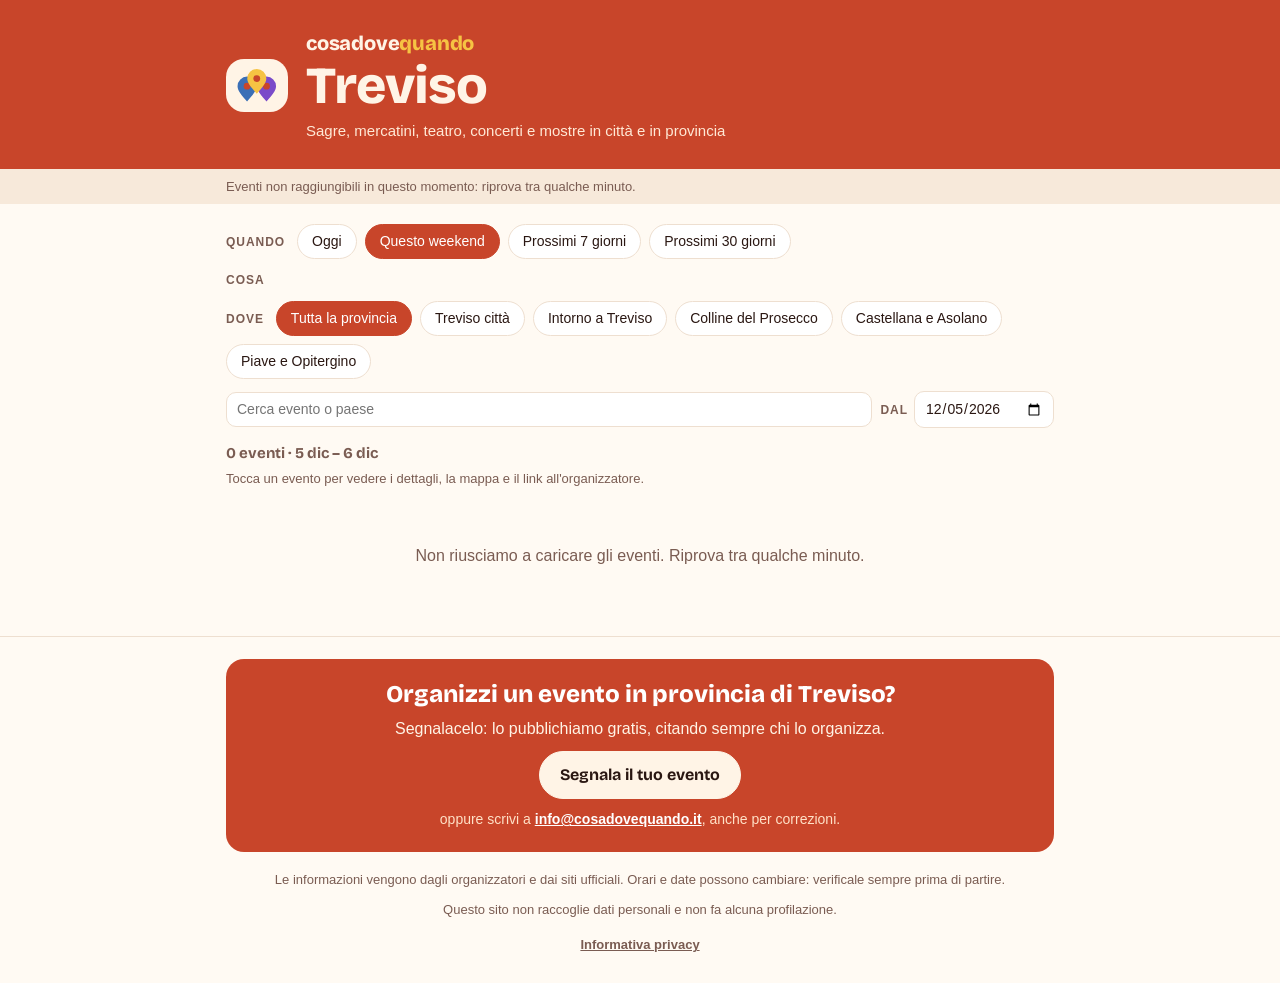
<file: treviso/index.html>
<!doctype html>
<html lang="it">
<head>
<meta charset="utf-8">
<meta name="viewport" content="width=device-width, initial-scale=1, viewport-fit=cover">
<style>:root{padding-top:env(safe-area-inset-top,0px);padding-bottom:env(safe-area-inset-bottom,0px)}body{margin:0}img{max-width:100%}[hidden]{display:none!important}</style>
<meta name="description" content="Sagre, mercatini, teatro, concerti e mostre a Treviso e provincia: cosa fare oggi e nel weekend, aggiornato ogni giorno.">
</head>
<body>
<title>CosaDoveQuando Treviso</title>
<meta name="claude:viewport-fit-sides" content="cover">
<link rel="stylesheet" href="/fonts.css">
<style>
/* Layout: banda corallo in testa con il marchio, poi una colonna unica di giorni (agenda), filtri a pillole che vanno a capo */
:root{
  --corallo:#C8452A; --corallo-scuro:#A8371F; --crema:#FFF4E6; --giallo:#F6C343; --scuro:#2A1712;
  --bg:#FFFAF3; --card:#FFFFFF; --fg:#2A1712; --muted:#7A5C52; --line:#EEDFD0; --chip:#F7E9DA;
  --sagre:#C98A0C; --cultura:#3B6FB6; --concerti:#7A4BC9; --natura:#3E8A6E; --benessere:#12707A; --corsi:#B23A72;
  --display:'Bricolage Grotesque', 'Segoe UI', system-ui, sans-serif;
  /* testo: carattere di sistema (San Francisco su iPhone, Roboto su Android): più leggibile sul telefono e senza lo zero barrato */
  --body:-apple-system, BlinkMacSystemFont, 'Segoe UI', Roboto, 'Helvetica Neue', Arial, sans-serif;
}
@media (prefers-color-scheme: dark){:root:not([data-theme="light"]){
  --bg:#1D1210; --card:#2A1B17; --fg:#FFF4E6; --muted:#C9AFA4; --line:#3D2A24; --chip:#3A2721;
  --sagre:#F0B53A; --cultura:#7FA6E0; --concerti:#B394EA; --natura:#6FC2A0; --benessere:#5FB8C0; --corsi:#E68BB5; --corallo-scuro:#E07A60; color-scheme:dark}}
:root[data-theme="dark"]{
  --bg:#1D1210; --card:#2A1B17; --fg:#FFF4E6; --muted:#C9AFA4; --line:#3D2A24; --chip:#3A2721;
  --sagre:#F0B53A; --cultura:#7FA6E0; --concerti:#B394EA; --natura:#6FC2A0; --benessere:#5FB8C0; --corsi:#E68BB5; --corallo-scuro:#E07A60; color-scheme:dark}
*{box-sizing:border-box}
body{background:var(--bg);color:var(--fg);font-family:var(--body);font-size:16px;line-height:1.5}
.wrap{max-width:860px;margin:0 auto;padding-left:max(16px, env(safe-area-inset-left, 0px));padding-right:max(16px, env(safe-area-inset-right, 0px))}
header.band{background:var(--corallo);color:var(--crema)}
header .wrap{padding-block:28px 26px;display:flex;align-items:center;gap:18px;flex-wrap:wrap}
.logo{width:62px;height:53px;flex:none;background:#FFF4E6;border-radius:18px;padding:10px 11px}
.brand{display:flex;flex-direction:column;gap:2px;min-width:0}
.eyebrow{font-family:var(--display);font-weight:700;font-size:13px;letter-spacing:.16em;text-transform:uppercase;color:#FFE1C7}
h1{font-family:var(--display);font-weight:800;font-size:clamp(34px,7vw,52px);line-height:1;margin:0;letter-spacing:-.02em;text-wrap:balance}
.tag{margin:6px 0 0;font-size:15px;color:#FFE9D6}
.note{background:var(--chip);color:var(--muted);font-size:13px}
.note .wrap{padding-block:8px}
.controls{display:flex;flex-direction:column;gap:12px;padding-block:20px 8px}
.row{display:flex;flex-wrap:wrap;gap:8px;align-items:center}
.lbl{font-size:12px;font-weight:700;letter-spacing:.08em;text-transform:uppercase;color:var(--muted);margin-right:4px}
.pill{font:inherit;font-size:14px;border:1.5px solid var(--line);background:var(--card);color:var(--fg);border-radius:999px;padding:6px 14px;cursor:pointer;display:inline-flex;align-items:center;gap:6px}
.pill[aria-pressed="true"]{background:var(--corallo);border-color:var(--corallo);color:#fff}
.pill:focus-visible,input:focus-visible{outline:3px solid var(--giallo);outline-offset:2px}
.dot{width:9px;height:9px;border-radius:50%;flex:none}
input[type=date],input[type=search]{font:inherit;font-size:14px;border:1.5px solid var(--line);background:var(--card);color:var(--fg);border-radius:10px;padding:6px 10px}
input[type=search]{flex:1;min-width:0}
.summary{font-family:var(--display);font-weight:700;font-size:15px;color:var(--muted);padding-block:6px 4px}
section.day{padding-block:14px 6px}
.dayhead{display:flex;align-items:baseline;gap:10px;border-bottom:2px solid var(--fg);padding-bottom:6px;margin-bottom:10px}
.dayhead h2{font-family:var(--display);font-weight:800;font-size:22px;margin:0;text-transform:capitalize}
.dayhead span{color:var(--muted);font-size:14px}
.list{display:flex;flex-direction:column;gap:10px}
.ev{background:var(--card);border:1px solid var(--line);border-radius:14px;padding:14px 16px;display:grid;grid-template-columns:auto 1fr;gap:4px 14px}
.pin{grid-row:1 / span 4;width:22px;height:30px;margin-top:2px}
.ev.has-img{grid-template-columns:auto 1fr 72px}
.thumb{grid-column:3;grid-row:1 / span 4;width:72px;height:96px;object-fit:cover;border-radius:8px;border:1px solid var(--line);align-self:start}
.loc{display:block;max-width:100%;width:420px;height:auto;border-radius:10px;border:1px solid var(--line)}
.badge.sg{background:var(--benessere);color:#fff}
.ev .cat{font-size:11px;font-weight:700;letter-spacing:.06em;text-transform:uppercase;line-height:1.2;margin-top:1px}
.ev h3{font-family:var(--display);font-weight:700;font-size:18px;line-height:1.25;margin:0;min-width:0;text-wrap:balance}
.meta{color:var(--muted);font-size:14px;min-width:0}
.meta b{color:var(--fg);font-weight:700}
.badges{display:flex;flex-wrap:wrap;gap:6px}
.badge{font-size:12px;font-weight:700;border-radius:6px;padding:2px 8px;background:var(--chip);color:var(--fg)}
.badge.apre{background:var(--giallo);color:var(--scuro)}
.badge.ultimi{background:var(--corallo);color:#fff}
.badge.conf{background:transparent;border:1px dashed var(--muted);color:var(--muted)}
.extra{grid-column:2;font-size:14px;min-width:0}
.ev{cursor:pointer;text-align:left}
.ev:focus-visible{outline:3px solid var(--giallo);outline-offset:2px}
.ev[aria-expanded="true"]{border-color:var(--corallo);box-shadow:0 2px 0 var(--corallo)}
.more{margin-left:auto;font-size:13px;font-weight:700;color:var(--corallo-scuro);align-self:center}
.more::after{content:" ›"}
.ev[aria-expanded="true"] .more::after{content:" ˅"}
.det{grid-column:1 / -1;border-top:1px dashed var(--line);margin-top:8px;padding-top:12px;display:flex;flex-direction:column;gap:12px;cursor:auto}
.det dl{display:grid;grid-template-columns:max-content 1fr;gap:4px 14px;margin:0;font-size:15px}
.det dt{font-size:12px;font-weight:700;letter-spacing:.06em;text-transform:uppercase;color:var(--muted);padding-top:2px}
.det dd{margin:0;min-width:0}
.acts{display:flex;flex-wrap:wrap;gap:8px}
.act{font-family:var(--display);font-weight:700;font-size:15px;text-decoration:none;border-radius:999px;padding:9px 16px;border:1.5px solid var(--line);color:var(--fg);background:var(--bg)}
.act.primary{background:var(--corallo);border-color:var(--corallo);color:#fff}
.act:focus-visible{outline:3px solid var(--giallo);outline-offset:2px}
.warn{margin:0;font-size:13px;color:var(--muted)}
.hint{font-size:13px;color:var(--muted)}
@media (max-width:480px){.det dl{grid-template-columns:1fr}.det dt{padding-top:6px}.act{flex:1 1 auto;text-align:center}}
.extra a{color:var(--corallo-scuro)}
.empty{padding:40px 0;text-align:center;color:var(--muted)}
footer{margin-top:28px;border-top:1px solid var(--line)}
footer .wrap{padding-block:22px 28px;font-size:13px;color:var(--muted);display:flex;flex-direction:column;gap:10px}
footer .org{background:var(--corallo);color:#fff;border-radius:18px;padding:22px 20px;display:flex;flex-direction:column;align-items:center;text-align:center;gap:10px;margin-bottom:8px}
footer .org h2{font-family:var(--display);font-weight:800;font-size:24px;line-height:1.1;margin:0;color:#fff}
footer .org p{margin:0;font-size:16px;color:#FFF4E6}
footer .org .act.primary{background:#FFF4E6;border-color:#FFF4E6;color:var(--scuro);font-size:16px;padding:11px 20px}
footer .org .small{font-size:14px;color:#FFE1C7}
footer .org .small a{color:#fff;font-weight:700}
footer .fine{margin:0;text-align:center}
footer .priv{margin:6px 0 0;text-align:center}
footer .priv a{color:var(--muted);font-weight:700}
@media (max-width:480px){.ev h3{font-size:17px}.dayhead h2{font-size:20px}}
@media (prefers-reduced-motion:no-preference){.ev{transition:transform .15s}.ev:hover{transform:translateY(-1px)}}
/* Telefono: testata compatta e filtri su una riga scorrevole, così gli eventi si vedono subito */
@media (max-width:600px){
  header .wrap{padding-block:12px 12px;gap:12px;flex-wrap:nowrap}
  .logo{width:44px;height:38px;border-radius:12px;padding:6px 7px}
  .brand{flex-direction:row;align-items:baseline;gap:8px;flex-wrap:wrap}
  .brand .eyebrow{font-size:16px!important}
  h1{font-size:26px}
  .tag{display:none}
  .note .wrap{padding-block:5px;font-size:12px}
  .controls{gap:8px;padding-block:12px 4px}
  .row.scroll{flex-wrap:nowrap;overflow-x:auto;scrollbar-width:none;-webkit-overflow-scrolling:touch;margin-inline:-16px;padding-inline:16px;padding-block:2px}
  .row.scroll::-webkit-scrollbar{display:none}
  .row.scroll .pill{flex:none;font-size:15px;padding:7px 14px}
  .row.scroll .lbl{flex:none;min-width:52px}
  .searchrow{flex-wrap:nowrap}
  .searchrow input[type=date]{flex:none;width:9.5em}
  .hint{display:none}
}

/* Sul telefono tre tendine affiancate al posto delle pillole */
.selects{display:none}
@media (max-width:600px){
  .row.scroll{display:none}
  .selects{display:grid;grid-template-columns:1fr 1fr 1fr;gap:8px}
  .selects label{display:flex;flex-direction:column;gap:3px;min-width:0}
  .selects .lbl{font-size:11px;margin:0}
  .selects select{font:inherit;font-size:15px;font-weight:600;width:100%;min-width:0;appearance:none;-webkit-appearance:none;
    border:1.5px solid var(--line);background:var(--card) url("data:image/svg+xml,%3Csvg xmlns='http://www.w3.org/2000/svg' width='12' height='8' viewBox='0 0 12 8'%3E%3Cpath d='M1 1l5 5 5-5' fill='none' stroke='%23C8452A' stroke-width='2'/%3E%3C/svg%3E") no-repeat right 10px center;
    color:var(--fg);border-radius:12px;padding:9px 28px 9px 10px;text-overflow:ellipsis;white-space:nowrap;overflow:hidden}
  .selects select.on{border-color:var(--corallo);background-color:#FBE3DA}
  .selects select:focus-visible{outline:3px solid var(--giallo);outline-offset:2px}
}
</style>

<header class="band">
  <div class="wrap">
    <svg class="logo" viewBox="0 0 92 78" role="img" aria-label="Logo CosaDoveQuando">
<g transform="translate(0 18)"><path d="M18 47 C8 35 0 27 0 18 A18 18 0 1 1 36 18 C36 27 28 35 18 47 Z" fill="#3B6FB6" transform="scale(1.25)"/><circle cx="22.5" cy="22.5" r="8" fill="#C8452A"/></g>
<g transform="translate(46 18)"><path d="M18 47 C8 35 0 27 0 18 A18 18 0 1 1 36 18 C36 27 28 35 18 47 Z" fill="#7A4BC9" transform="scale(1.25)"/><circle cx="22.5" cy="22.5" r="8" fill="#C8452A"/></g>
<g transform="translate(23 0)"><path d="M18 47 C8 35 0 27 0 18 A18 18 0 1 1 36 18 C36 27 28 35 18 47 Z" fill="#F6C343" transform="scale(1.25)"/><circle cx="22.5" cy="22.5" r="8" fill="#C8452A"/></g>
</svg>
    <div class="brand">
      <a class="eyebrow" href="/" style="text-decoration:none;text-transform:none;letter-spacing:-.01em;font-size:20px;font-weight:800;color:#FFF4E6">cosadove<span style="color:#F6C343">quando</span></a>
      <h1>Treviso</h1>
      <p class="tag">Sagre, mercatini, teatro, concerti e mostre in città e in provincia</p>
    </div>
  </div>
</header>
<div class="note"><div class="wrap">Eventi a Treviso e provincia: caricamento in corso…</div></div>

<main class="wrap">
  <div class="controls">
    <div class="row scroll" role="group" aria-label="Periodo">
      <span class="lbl">Quando</span>
      <button class="pill" data-win="oggi" aria-pressed="false" id="w-oggi">Oggi</button>
      <button class="pill" data-win="weekend" aria-pressed="true" id="w-weekend">Questo weekend</button>
      <button class="pill" data-win="7" aria-pressed="false" id="w-7">Prossimi 7 giorni</button>
      <button class="pill" data-win="30" aria-pressed="false" id="w-30">Prossimi 30 giorni</button>
    </div>
    <div class="row scroll" role="group" aria-label="Categoria" id="cats"><span class="lbl">Cosa</span></div>
    <div class="row scroll" role="group" aria-label="Zona" id="zone"><span class="lbl">Dove</span></div>
    <div class="selects">
      <label><span class="lbl">Quando</span><select id="s-win" aria-label="Periodo">
        <option value="dal" hidden>Dal giorno scelto</option><option value="oggi">Oggi</option><option value="weekend" selected>Weekend</option><option value="7">7 giorni</option><option value="30">30 giorni</option></select></label>
      <label><span class="lbl">Cosa</span><select id="s-cat" aria-label="Categoria"><option value="">Tutte</option></select></label>
      <label><span class="lbl">Dove</span><select id="s-zona" aria-label="Zona"><option value="0">Ovunque</option></select></label>
    </div>
    <div class="row searchrow"><input type="search" id="q" placeholder="Cerca evento o paese" aria-label="Cerca"><label class="row" style="gap:6px;flex-wrap:nowrap"><span class="lbl" style="margin:0">dal</span><input type="date" id="dal" aria-label="A partire dal giorno"></label></div>
  </div>
  <div class="summary" id="summary" aria-live="polite"></div>
  <div class="hint">Tocca un evento per vedere i dettagli, la mappa e il link all'organizzatore.</div>
  <div id="out"></div>
</main>

<footer><div class="wrap">
  <section class="org" aria-labelledby="org-t">
    <h2 id="org-t">Organizzi un evento in provincia di Treviso?</h2>
    <p>Segnalacelo: lo pubblichiamo gratis, citando sempre chi lo organizza.</p>
    <a class="act primary" href="mailto:info@cosadovequando.it?subject=Segnalazione%20evento">Segnala il tuo evento</a>
    <p class="small">oppure scrivi a <a href="mailto:info@cosadovequando.it">info@cosadovequando.it</a>, anche per correzioni.</p>
  </section>
  <p class="fine">Le informazioni vengono dagli organizzatori e dai siti ufficiali. Orari e date possono cambiare: verificale sempre prima di partire.</p>
  <p class="fine">Questo sito non raccoglie dati personali e non fa alcuna profilazione.</p>
  <p class="priv"><a href="/privacy/">Informativa privacy</a></p>
</div></footer>

<script>
const CAT = {
  sagre:{nome:'Sagre e feste', col:'--sagre'},
  cultura:{nome:'Cultura e mostre', col:'--cultura'},
  concerti:{nome:'Concerti e serate', col:'--concerti'},
  natura:{nome:'Natura e aria aperta', col:'--natura'},
  benessere:{nome:'Eventi benessere', col:'--benessere'},
  corsi:{nome:'Corsi e workshop', col:'--corsi'}
};
const ZONE = ['Treviso città','Intorno a Treviso','Colline del Prosecco','Castellana e Asolano','Piave e Opitergino'];
// Gli eventi arrivano dal feed (scheda «Eventi Treviso» del foglio); finché non arriva la lista resta vuota.
let EV = [];

// Feed in tempo reale dal foglio (script «Pubblica», parametro t=treviso).
const FEED = 'https://script.google.com/macros/s/AKfycbxEksOq1c2qYgumxE-w7qQR-7aNdT56V29dovnlKqs7h3BnMgxw0MspzhJagWXKqGoTFA/exec?t=treviso';
const CATKEY = {'sagre e feste':'sagre','cultura e mostre':'cultura','concerti e serate':'concerti','natura e sport':'natura','natura e aria aperta':'natura','benessere e corsi':'benessere','eventi benessere':'benessere','benessere':'benessere','corsi e workshop':'corsi','corsi':'corsi','workshop':'corsi'};

function d(s){const [y,m,g]=s.split('-').map(Number);return new Date(y,m-1,g,12)}
function iso(x){return x.getFullYear()+'-'+String(x.getMonth()+1).padStart(2,'0')+'-'+String(x.getDate()).padStart(2,'0')}
function add(x,n){const y=new Date(x);y.setDate(y.getDate()+n);return y}
const fmtG = new Intl.DateTimeFormat('it-IT',{weekday:'long',day:'numeric',month:'long'});
const fmtB = new Intl.DateTimeFormat('it-IT',{day:'numeric',month:'short'});

const state = {win:'weekend', cats:new Set(), zona:null, q:''};
const today = d(iso(new Date()));
const dal = document.getElementById('dal');
dal.value = iso(today);

// filtri categoria e zona
const catsEl = document.getElementById('cats');
function buildCats(){
catsEl.querySelectorAll('.pill').forEach(p=>p.remove());
Object.entries(CAT).forEach(([k,v])=>{
  if(!EV.some(e=>e.c===k)) return;
  const b=document.createElement('button');b.className='pill';b.id='c-'+k;b.setAttribute('aria-pressed','false');
  b.innerHTML=`<span class="dot" style="background:var(${v.col})"></span>${v.nome}`;
  b.onclick=()=>{state.cats.has(k)?state.cats.delete(k):state.cats.add(k);b.setAttribute('aria-pressed',state.cats.has(k));render()};
  catsEl.appendChild(b);
});
}
buildCats();
const zoneEl = document.getElementById('zone');
['Tutta la provincia',...ZONE].forEach((z,i)=>{
  const b=document.createElement('button');b.className='pill';b.id='z-'+i;b.textContent=z;b.setAttribute('aria-pressed',i===0);
  b.onclick=()=>{state.zona=i===0?null:z;[...zoneEl.querySelectorAll('.pill')].forEach(p=>p.setAttribute('aria-pressed',p===b));render()};
  zoneEl.appendChild(b);
});
document.querySelectorAll('[data-win]').forEach(b=>b.onclick=()=>{
  state.win=b.dataset.win;dal.value=iso(today);document.querySelectorAll('[data-win]').forEach(p=>p.setAttribute('aria-pressed',p===b));render()});
dal.onchange=()=>{
  // una data scelta a mano: si vedono tutti gli eventi da quel giorno in poi e i pulsanti del periodo si spengono
  state.win='dal';document.querySelectorAll('[data-win]').forEach(p=>p.setAttribute('aria-pressed','false'));
  const sw=document.getElementById('s-win');if(sw)sw.value='dal';
  render()};
document.getElementById('q').oninput=e=>{state.q=e.target.value.trim().toLowerCase();render()};

function windowRange(){
  if(state.win==='dal'){
    // dalla data scelta in poi: tutti gli eventi fino all'ultimo in calendario
    const start = dal.value ? d(dal.value) : today;
    const last = EV.reduce((m,e)=>e.e>m?e.e:m, start);
    return [start,last];
  }
  const start = today;
  if(state.win==='oggi') return [start,start];
  if(state.win==='7') return [start,add(start,6)];
  if(state.win==='30') return [start,add(start,29)];
  // weekend: sabato e domenica; da lunedì a venerdì quelli successivi, di sabato sabato e domenica, di domenica solo oggi
  const wd = start.getDay(); // 0 dom, 6 sab
  if(wd===0) return [start,start];
  const sat = add(start,6-wd);
  return [sat, add(sat,1)];
}

const esc = s => String(s==null?'':s).replace(/[&<>"']/g, c=>({'&':'&amp;','<':'&lt;','>':'&gt;','"':'&quot;',"'":'&#39;'}[c]));
const shown = [];
const fmtL = new Intl.DateTimeFormat('it-IT',{weekday:'long',day:'numeric',month:'long',year:'numeric'});
function ymd(x){return iso(x).replace(/-/g,'')}
function mapsUrl(e){return 'https://www.google.com/maps/search/?api=1&query='+encodeURIComponent([e.l,e.co,'Treviso'].filter(Boolean).join(', '))}
function calUrl(e){
  const det=[e.n, e.o?('Orari: '+e.o):'', e.u?('Info: '+e.u):'', 'Da cosadovequando.it/treviso'].filter(Boolean).join('\n');
  return 'https://calendar.google.com/calendar/render?action=TEMPLATE&text='+encodeURIComponent(e.t)
    +'&dates='+ymd(e.s)+'/'+ymd(add(e.e,1))+'&location='+encodeURIComponent([e.l,e.co].filter(Boolean).join(', '))
    +'&details='+encodeURIComponent(det);
}
// Statistiche anonime: nessun dato personale, nessun cookie. Ogni azione diventa una riga nel foglio "Click".
function track(e, azione, dest){
  if(!e || !e.id) return;
  try{ if(localStorage.getItem('cdq-noconta')==='1') return; }catch(_){} // dispositivi nostri esclusi (?noconta)
  try{
    const body = JSON.stringify({t:'treviso', id:e.id, titolo:e.t, azione:azione, dest:dest||'', vista:state.win});
    if(navigator.sendBeacon) navigator.sendBeacon(FEED.split('?')[0], new Blob([body],{type:'text/plain;charset=utf-8'}));
    else fetch(FEED.split('?')[0],{method:'POST',mode:'no-cors',body:body,keepalive:true});
  }catch(_){}
}

function card(e,from,to,day){
  const i = shown.push(e)-1;
  const multi = +e.s!==+e.e;
  const badges=[];
  if(multi && day && +e.s===+day) badges.push('<span class="badge apre">'+(+day===+today?'Apre oggi':'Apre')+'</span>');
  if(multi && e.e>=from && e.e<=to && +e.s!==+e.e) badges.push('<span class="badge ultimi">Ultimo giorno '+fmtB.format(e.e)+'</span>');
  if(multi) badges.push('<span class="badge">'+fmtB.format(e.s)+' – '+fmtB.format(e.e)+'</span>');
  if(e.sg) badges.push('<span class="badge sg">Segnalato dall\'organizzatore</span>');
  if(e.cf) badges.push('<span class="badge conf">Informazioni non complete</span>');
  else if(!e.o) badges.push('<span class="badge conf">Orari da confermare</span>');
  const col = `var(${CAT[e.c].col})`;
  const quando = multi ? 'Dal '+fmtL.format(e.s)+' al '+fmtL.format(e.e) : fmtL.format(e.s);
  return `<article class="ev${e.img?' has-img':''}" data-i="${i}" role="button" tabindex="0" aria-expanded="false" aria-controls="det-${i}">
    <svg class="pin" viewBox="0 0 36 48" aria-hidden="true"><path d="M18 47 C8 35 0 27 0 18 A18 18 0 1 1 36 18 C36 27 28 35 18 47 Z" fill="${col}"/><circle cx="18" cy="18" r="6" fill="var(--card)"/></svg>
    <div class="cat" style="color:${col}">${CAT[e.c].nome}</div>
    ${e.img?`<img class="thumb" src="${esc(e.img)}" alt="" loading="lazy" aria-hidden="true">`:''}
    <h3>${esc(e.t)}</h3>
    <div class="meta"><b>${esc(e.co)}</b> · ${esc(e.l)}${e.o?' · '+esc(e.o):''}</div>
    <div class="badges">${badges.join('')}<span class="more" aria-hidden="true">Dettagli</span></div>
    <div class="det" id="det-${i}" hidden>
      ${e.img?`<a href="${esc(e.img)}" target="_blank" rel="noopener" data-act="locandina"><img class="loc" src="${esc(e.img)}" alt="Locandina di ${esc(e.t)}" loading="lazy"></a>`:''}
      <dl>
        <dt>Quando</dt><dd>${quando}</dd>
        <dt>Orari</dt><dd>${e.o?esc(e.o):'Da confermare: controlla la pagina dell\'evento'}</dd>
        <dt>Dove</dt><dd>${esc(e.l)}, ${esc(e.co)}</dd>
        <dt>Cosa</dt><dd>${CAT[e.c].nome}</dd>
        ${e.n?`<dt>Info</dt><dd>${esc(e.n)}</dd>`:''}
      </dl>
      <div class="acts">
        ${e.u?`<a class="act primary" data-act="fonte" href="${esc(e.u)}" target="_blank" rel="noopener">Vedi l'evento</a>`:''}
        <a class="act" data-act="mappa" href="${mapsUrl(e)}" target="_blank" rel="noopener">Come arrivare</a>
        <a class="act" data-act="calendario" href="${calUrl(e)}" target="_blank" rel="noopener">Aggiungi al calendario</a>
      </div>
      ${e.cf?`<p class="warn"><b>Informazioni non complete${e.cm?': '+esc(e.cm)+' da confermare':''}.</b> Verifica sempre sulla pagina dell'organizzatore prima di partire.</p>`:''}
    </div>
  </article>`;
}

// Ordine degli eventi dello stesso giorno: prima quelli segnalati dagli organizzatori, poi gli altri in ordine casuale.
// Si estrae una volta per visita, così l'ordine non cambia mentre si usano i filtri.
const RK = new Map();
function rk(e){ const k=e.id||e.t; if(!RK.has(k)) RK.set(k, Math.random()); return RK.get(k); }

function render(){
  const [from,to]=windowRange();
  const match = e => e.e>=from && e.s<=to
    && (!state.cats.size || state.cats.has(e.c))
    && (!state.zona || e.z===state.zona)
    && (!state.q || (e.t+' '+e.co+' '+e.l+' '+e.n).toLowerCase().includes(state.q));
  const sel = EV.filter(match);
  shown.length = 0;
  const days=[]; for(let x=new Date(from); x<=to; x=add(x,1)) days.push(new Date(x));
  let html='';
  // eventi di un giorno e aperture, per giorno
  const used=new Set();
  days.forEach(day=>{
    const items = sel.filter(e=> +e.s===+day || (+e.s===+e.e && +e.s===+day));
    if(!items.length) return;
    items.sort((a,b)=>(!!b.sg-!!a.sg)||rk(a)-rk(b));
    items.forEach(e=>used.add(e));
    html+=`<section class="day"><div class="dayhead"><h2>${fmtG.format(day)}</h2><span>${items.length} ${items.length===1?'evento':'eventi'}</span></div><div class="list">${items.map(e=>card(e,from,to,day)).join('')}</div></section>`;
  });
  const running = sel.filter(e=>!used.has(e));
  if(running.length){
    // prima quelli che chiudono nel periodo (ultimo giorno), poi gli altri in ordine casuale
    const chiude = e => e.e<=to ? 0 : 1;
    running.sort((a,b)=>chiude(a)-chiude(b) || (!!b.sg-!!a.sg) || (chiude(a)===0 ? a.e-b.e : rk(a)-rk(b)));
    html+=`<section class="day"><div class="dayhead"><h2>In corso nel periodo</h2><span>mercatini, mostre e rassegne già aperti</span></div><div class="list">${running.map(e=>card(e,from,to,null)).join('')}</div></section>`;
  }
  document.getElementById('out').innerHTML = html || (!EV.length ? '<p class="empty">Caricamento degli eventi…</p>' : '') || '<p class="empty">Nessun evento per questi filtri. Prova un altro periodo o un\'altra zona.</p>';
  const per = +from===+to ? fmtG.format(from) : fmtB.format(from)+' – '+fmtB.format(to);
  document.getElementById('summary').textContent = `${sel.length} ${sel.length===1?'evento':'eventi'} · ${per}`;
}
render();

// Apertura dei dettagli: tutto il riquadro è cliccabile; i pulsanti dentro aprono la destinazione
const outEl = document.getElementById('out');
function toggle(card){
  const det = card.querySelector('.det');
  const open = card.getAttribute('aria-expanded')!=='true';
  card.setAttribute('aria-expanded', open);
  det.hidden = !open;
  if(open) track(shown[+card.dataset.i], 'dettagli');
}
outEl.addEventListener('click', ev=>{
  const a = ev.target.closest('a.act, a[data-act]');
  const card = ev.target.closest('.ev');
  if(!card) return;
  if(a){ track(shown[+card.dataset.i], a.dataset.act, a.href); return; }
  if(window.getSelection && String(window.getSelection()).length) return;
  toggle(card);
});
outEl.addEventListener('keydown', ev=>{
  if((ev.key==='Enter'||ev.key===' ') && ev.target.classList && ev.target.classList.contains('ev')){ ev.preventDefault(); toggle(ev.target); }
});

fetch(FEED).then(r=>r.ok?r.json():Promise.reject(r.status)).then(j=>{
  if(!j || !Array.isArray(j.eventi) || !j.eventi.length) return;
  EV = j.eventi.map(x=>({id:x.id, t:x.titolo, c:CATKEY[(x.categoria||'').toLowerCase()]||'cultura', l:x.luogo, co:x.comune,
    z:x.zona, s:d(x.inizio), e:d(x.fine||x.inizio), o:x.orari, n:x.nota, u:((x.link||'').match(/https?:\/\/[^\s·]+/)||[''])[0], cf:!!x.daConfermare, cm:x.cosaManca||'', img:/^https?:\/\//.test(x.locandina||'')?x.locandina:'', sg:!!x.segnalato}));
  const [g,o]=(j.aggiornato||'').split('T');
  if(g){const dt=d(g);document.querySelector('.note .wrap').textContent='Eventi aggiornati al '+fmtG.format(dt)+(o?' alle '+o:'');}
  buildCats(); state.cats.clear(); render();
}).catch(()=>{document.querySelector('.note .wrap').textContent='Eventi non raggiungibili in questo momento: riprova tra qualche minuto.';document.getElementById('out').innerHTML='<p class="empty">Non riusciamo a caricare gli eventi. Riprova tra qualche minuto.</p>'});

// Tendine per il telefono, sincronizzate con le pillole
(function(){
  const sw=document.getElementById('s-win'), sc=document.getElementById('s-cat'), sz=document.getElementById('s-zona');
  Object.entries(CAT).forEach(([k,v])=>{const o=document.createElement('option');o.value=k;o.textContent=v.nome;sc.appendChild(o)});
  ZONE.forEach((z,i)=>{const o=document.createElement('option');o.value=i+1;o.textContent=z;sz.appendChild(o)});
  const mark=()=>{sw.classList.toggle('on',sw.value!=='weekend');sc.classList.toggle('on',!!sc.value);sz.classList.toggle('on',sz.value!=='0')};
  sw.onchange=()=>{document.getElementById('w-'+sw.value).click();mark()};
  sc.onchange=()=>{state.cats.clear();if(sc.value)state.cats.add(sc.value);
    document.querySelectorAll('#cats .pill').forEach(p=>p.setAttribute('aria-pressed',p.id==='c-'+sc.value));render();mark()};
  sz.onchange=()=>{document.getElementById('z-'+sz.value).click();mark()};
  mark();
})();
</script>
<style>.sr{position:absolute;width:1px;height:1px;overflow:hidden;clip:rect(0 0 0 0)}</style>

<script src="/visita.js" defer></script>
</body>
</html>
</file>
<file: fonts.css>
/* Caratteri ospitati su cosadovequando.it: nessuna richiesta a server di terzi.
   Bricolage Grotesque e Atkinson Hyperlegible, licenza SIL Open Font License (vedi /fonts). */
@font-face{font-family:'Bricolage Grotesque';font-style:normal;font-display:swap;font-weight:200 800;
  src:url(/fonts/bricolage-grotesque-latin-wght-normal.woff2) format('woff2-variations'),url(/fonts/bricolage-grotesque-latin-wght-normal.woff2) format('woff2');
  unicode-range:U+0000-00FF,U+0131,U+0152-0153,U+02BB-02BC,U+02C6,U+02DA,U+02DC,U+0304,U+0308,U+0329,U+2000-206F,U+20AC,U+2122,U+2191,U+2193,U+2212,U+2215,U+FEFF,U+FFFD}
@font-face{font-family:'Bricolage Grotesque';font-style:normal;font-display:swap;font-weight:200 800;
  src:url(/fonts/bricolage-grotesque-latin-ext-wght-normal.woff2) format('woff2-variations'),url(/fonts/bricolage-grotesque-latin-ext-wght-normal.woff2) format('woff2');
  unicode-range:U+0100-02BA,U+02BD-02C5,U+02C7-02CC,U+02CE-02D7,U+02DD-02FF,U+0304,U+0308,U+0329,U+1D00-1DBF,U+1E00-1E9F,U+1EF2-1EFF,U+2020,U+20A0-20AB,U+20AD-20C0,U+2113,U+2C60-2C7F,U+A720-A7FF}
@font-face{font-family:'Atkinson Hyperlegible';font-style:normal;font-display:swap;font-weight:400;
  src:url(/fonts/atkinson-hyperlegible-latin-400-normal.woff2) format('woff2');
  unicode-range:U+0000-00FF,U+0131,U+0152-0153,U+02BB-02BC,U+02C6,U+02DA,U+02DC,U+0304,U+0308,U+0329,U+2000-206F,U+20AC,U+2122,U+2191,U+2193,U+2212,U+2215,U+FEFF,U+FFFD}
@font-face{font-family:'Atkinson Hyperlegible';font-style:normal;font-display:swap;font-weight:400;
  src:url(/fonts/atkinson-hyperlegible-latin-ext-400-normal.woff2) format('woff2');
  unicode-range:U+0100-02BA,U+02BD-02C5,U+02C7-02CC,U+02CE-02D7,U+02DD-02FF,U+0304,U+0308,U+0329,U+1D00-1DBF,U+1E00-1E9F,U+1EF2-1EFF,U+2020,U+20A0-20AB,U+20AD-20C0,U+2113,U+2C60-2C7F,U+A720-A7FF}
@font-face{font-family:'Atkinson Hyperlegible';font-style:normal;font-display:swap;font-weight:700;
  src:url(/fonts/atkinson-hyperlegible-latin-700-normal.woff2) format('woff2');
  unicode-range:U+0000-00FF,U+0131,U+0152-0153,U+02BB-02BC,U+02C6,U+02DA,U+02DC,U+0304,U+0308,U+0329,U+2000-206F,U+20AC,U+2122,U+2191,U+2193,U+2212,U+2215,U+FEFF,U+FFFD}
@font-face{font-family:'Atkinson Hyperlegible';font-style:normal;font-display:swap;font-weight:700;
  src:url(/fonts/atkinson-hyperlegible-latin-ext-700-normal.woff2) format('woff2');
  unicode-range:U+0100-02BA,U+02BD-02C5,U+02C7-02CC,U+02CE-02D7,U+02DD-02FF,U+0304,U+0308,U+0329,U+1D00-1DBF,U+1E00-1E9F,U+1EF2-1EFF,U+2020,U+20A0-20AB,U+20AD-20C0,U+2113,U+2C60-2C7F,U+A720-A7FF}
</file>
